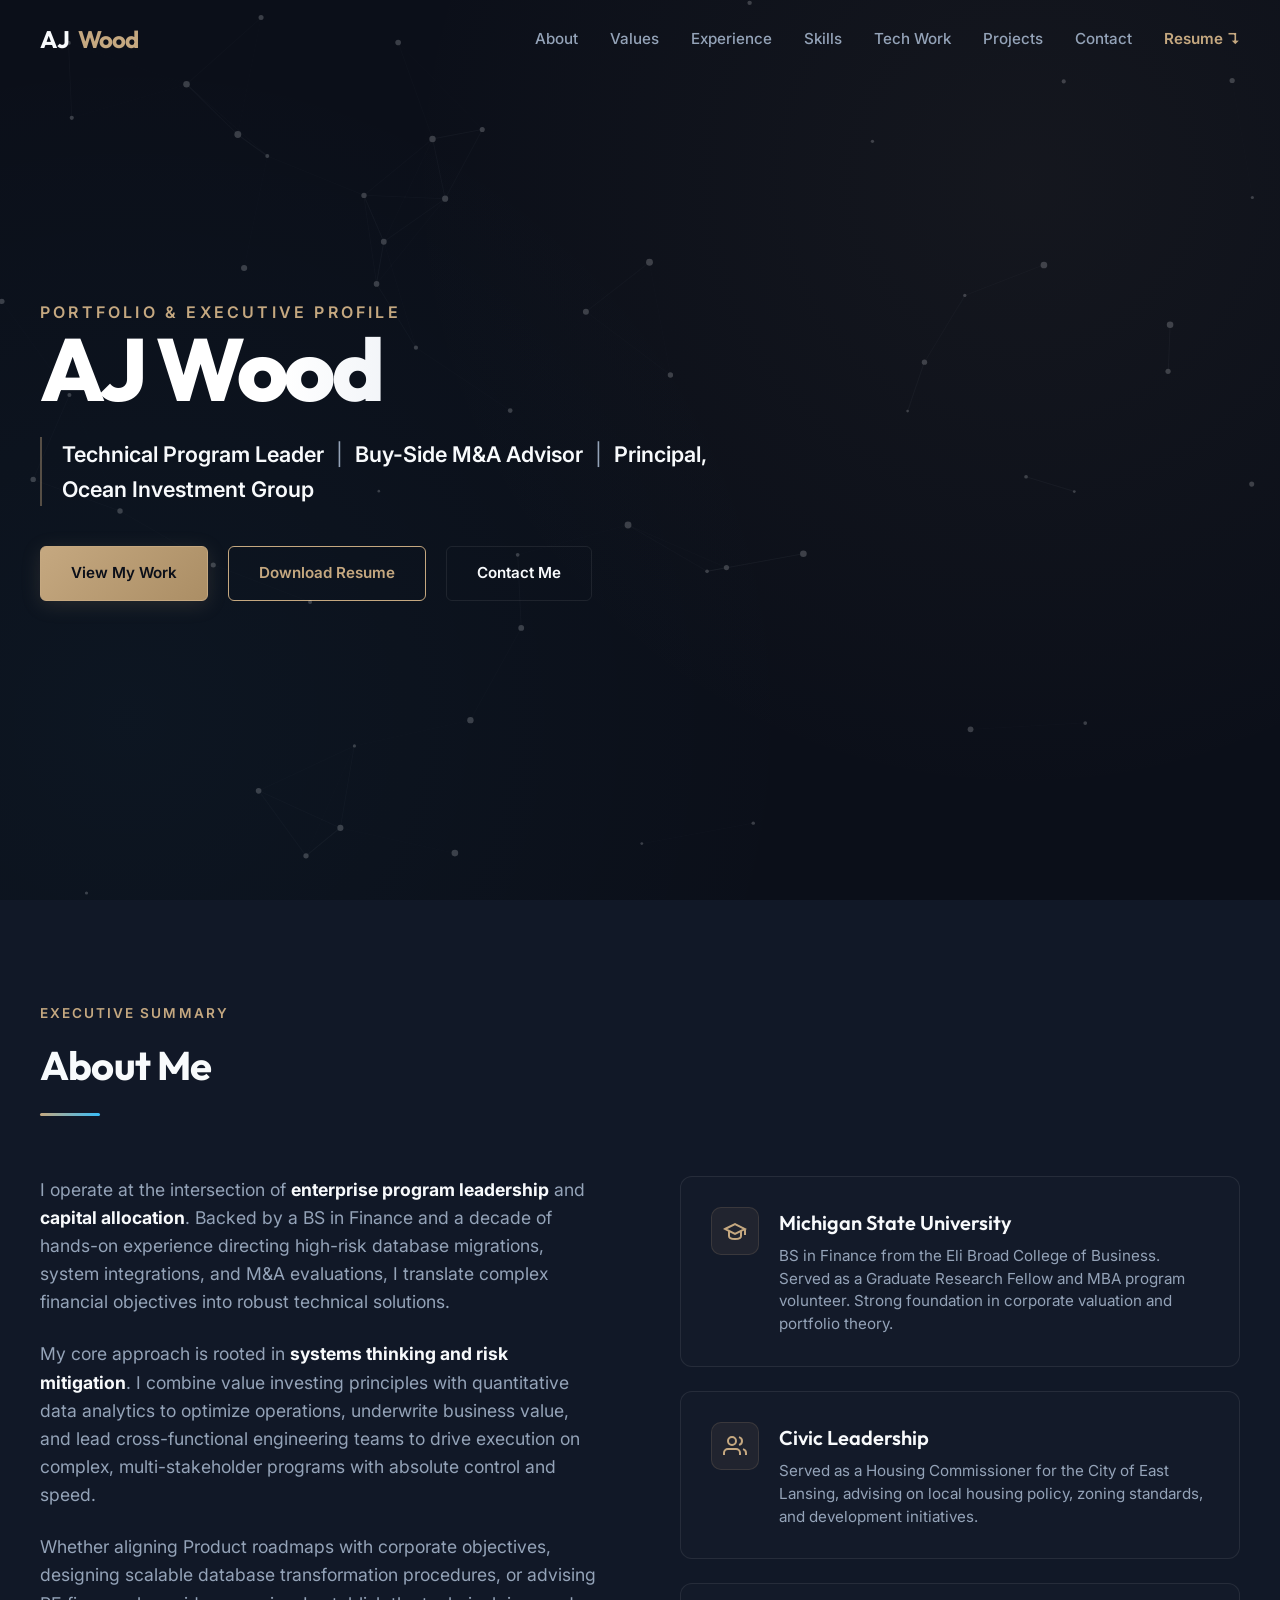
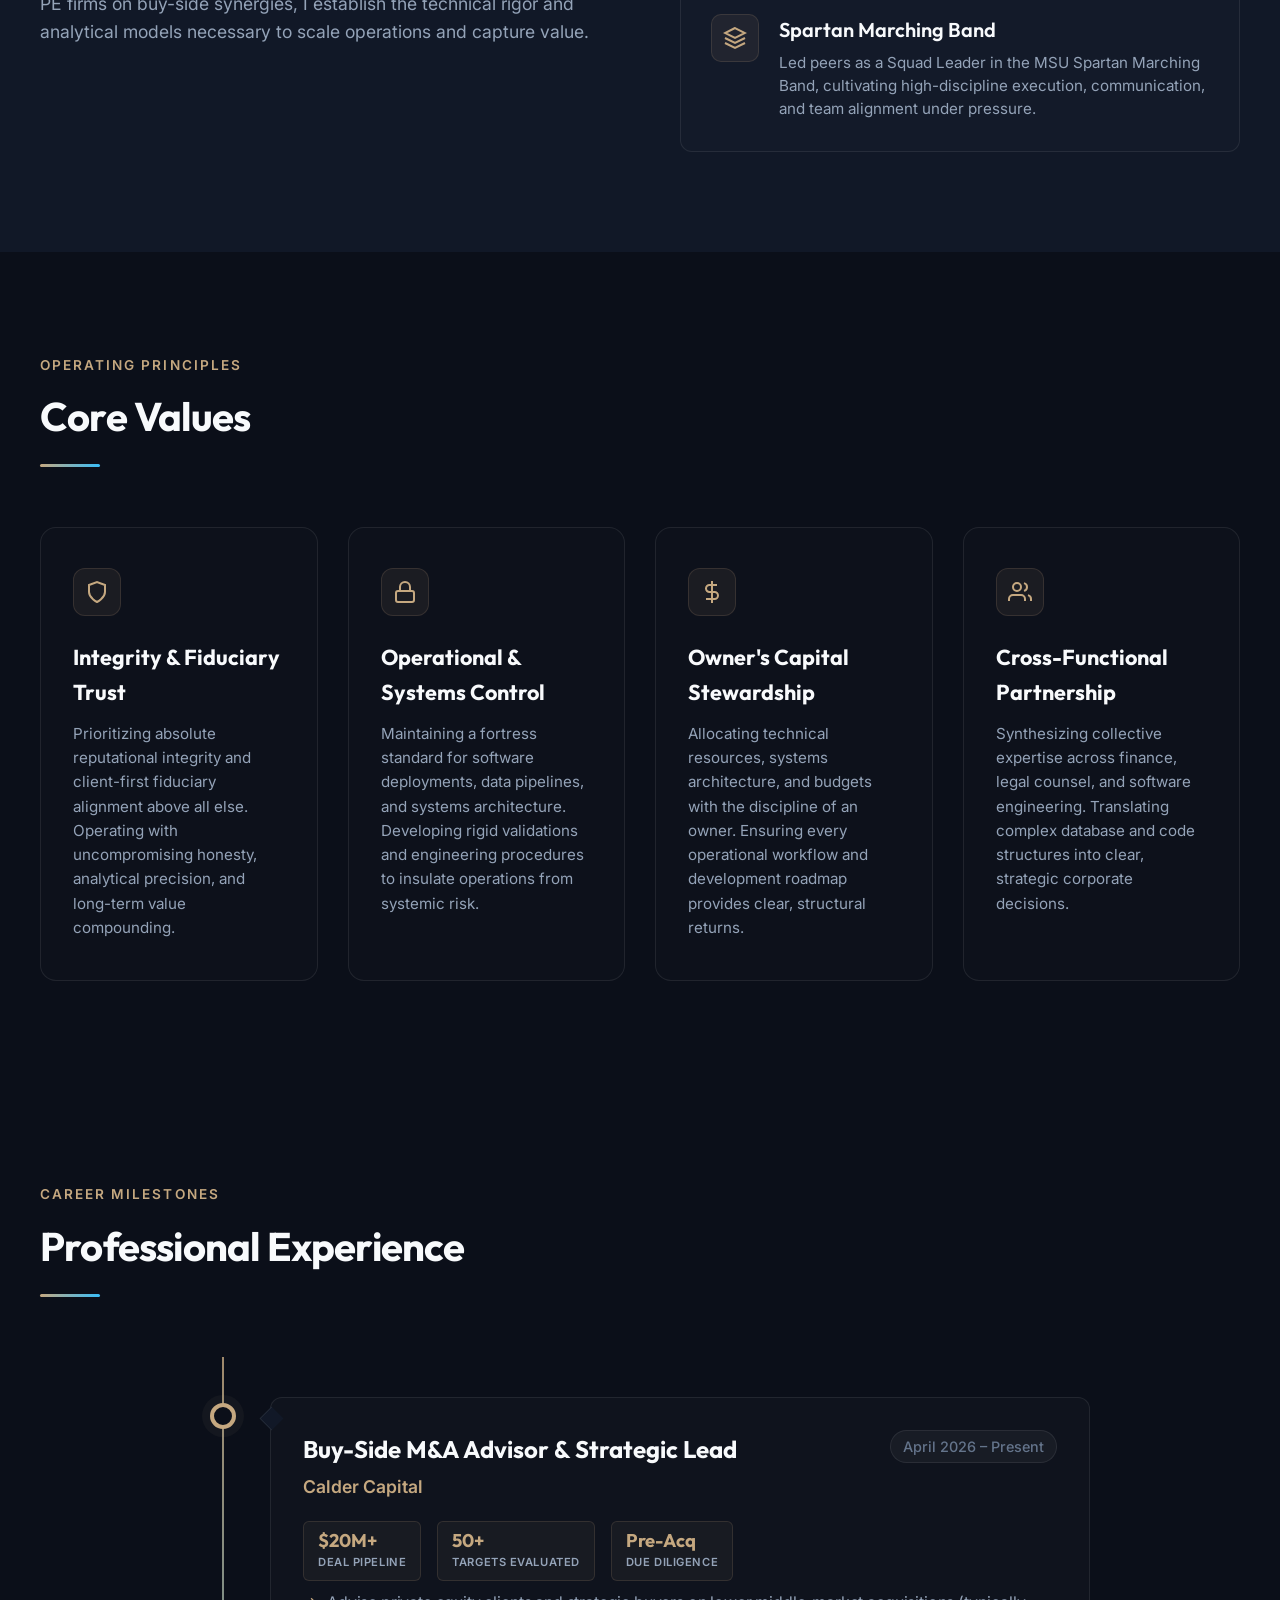
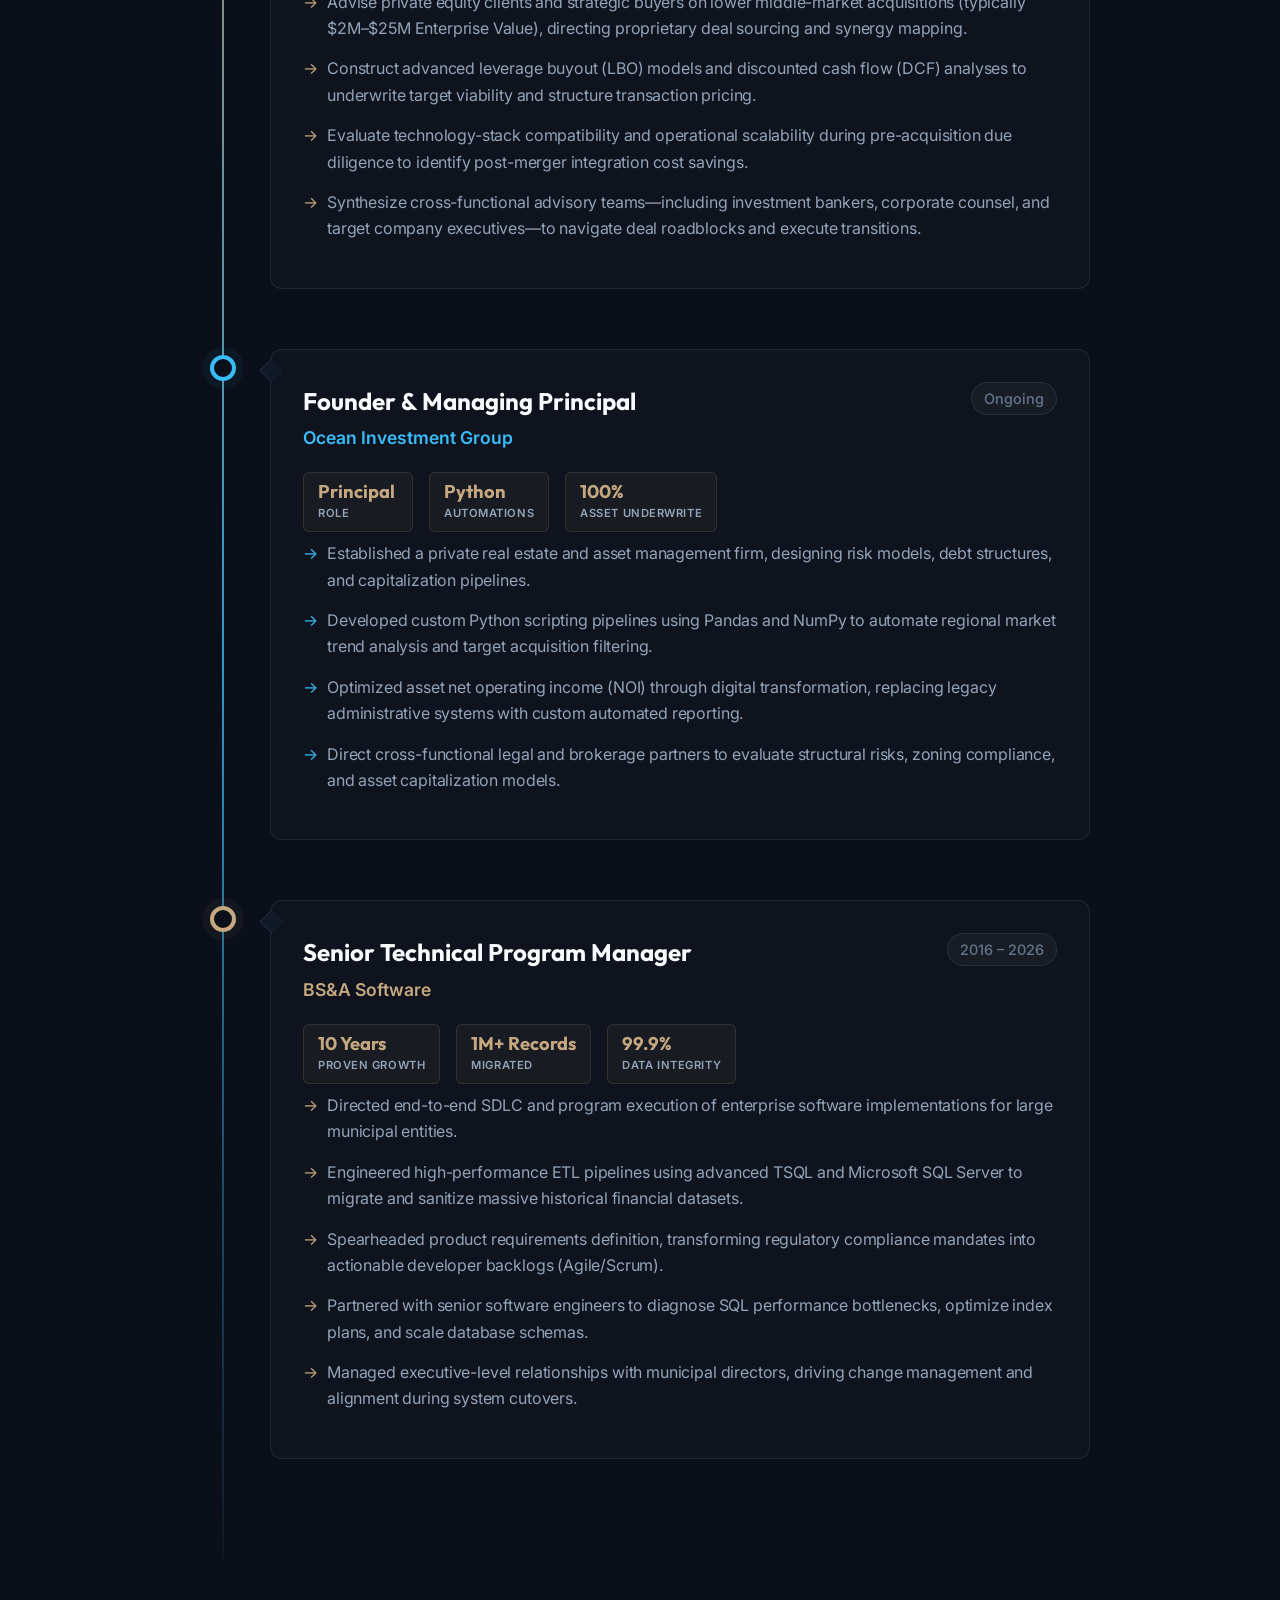
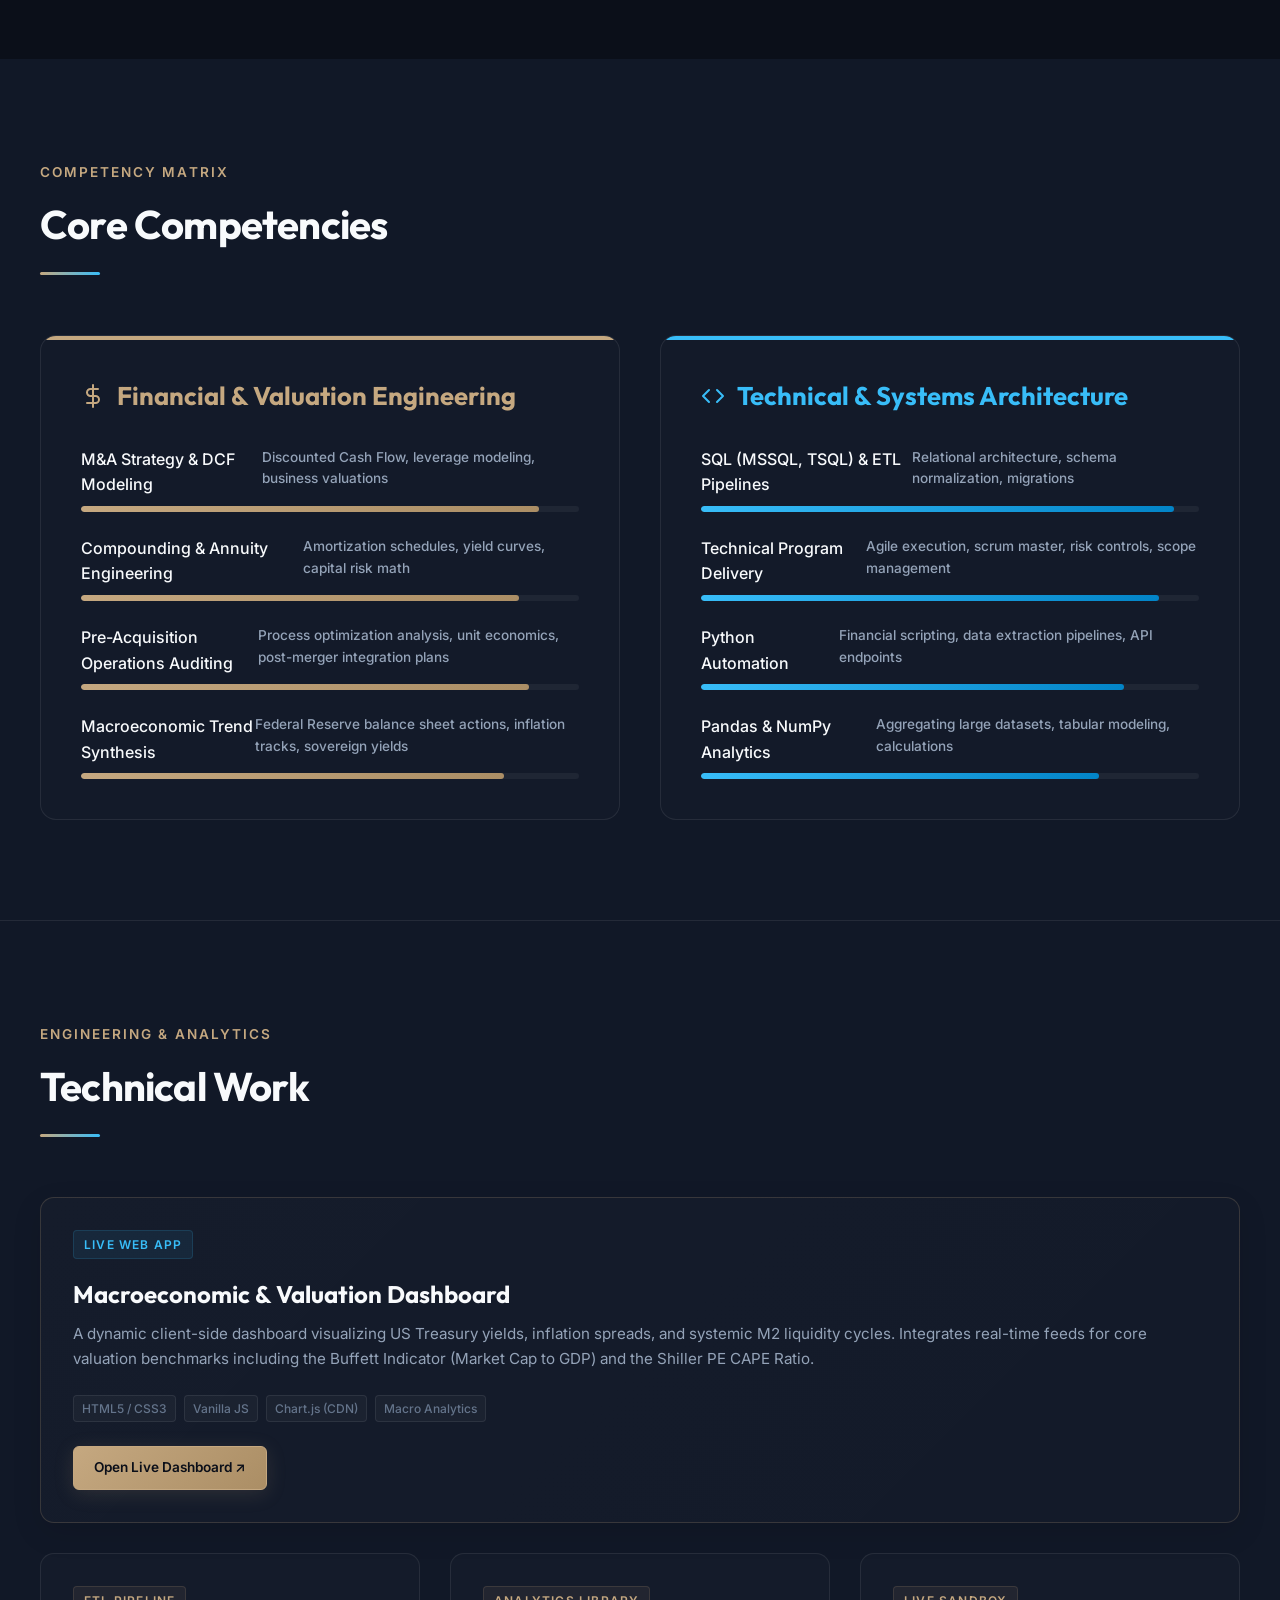
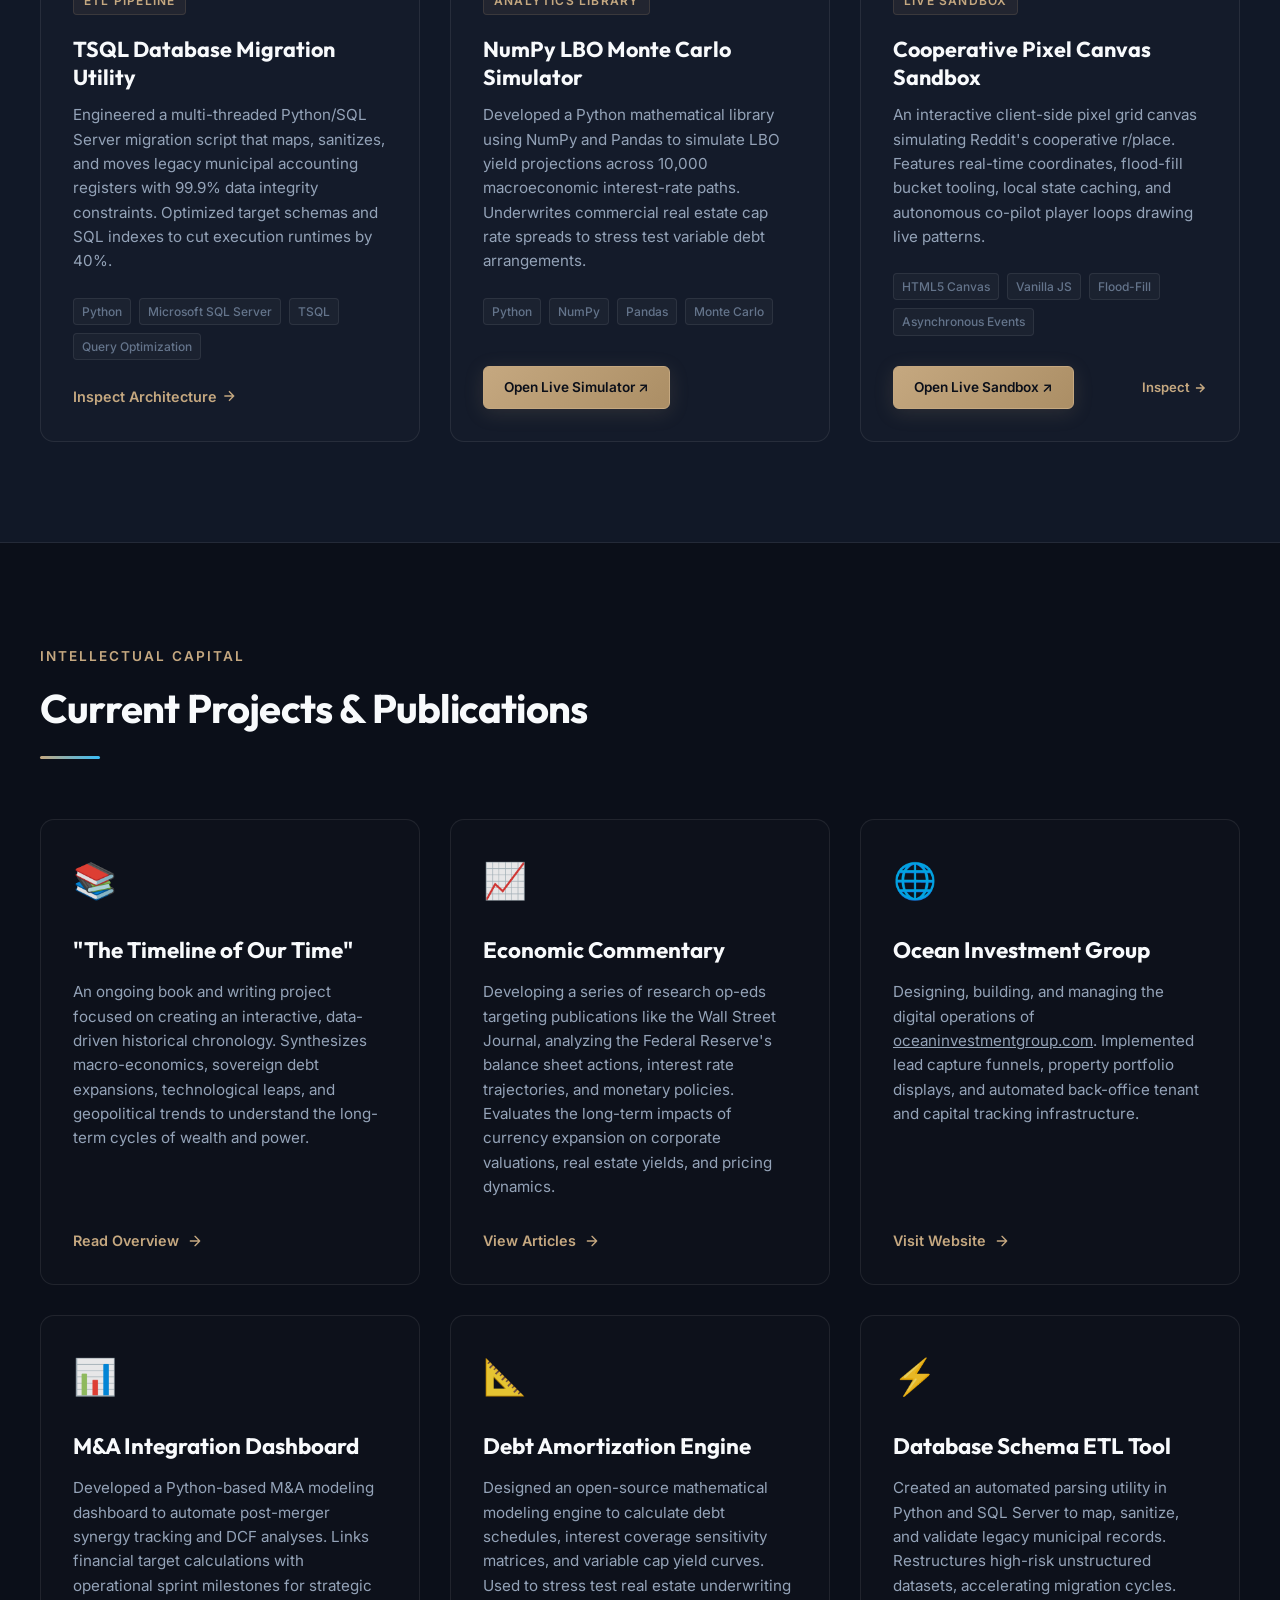
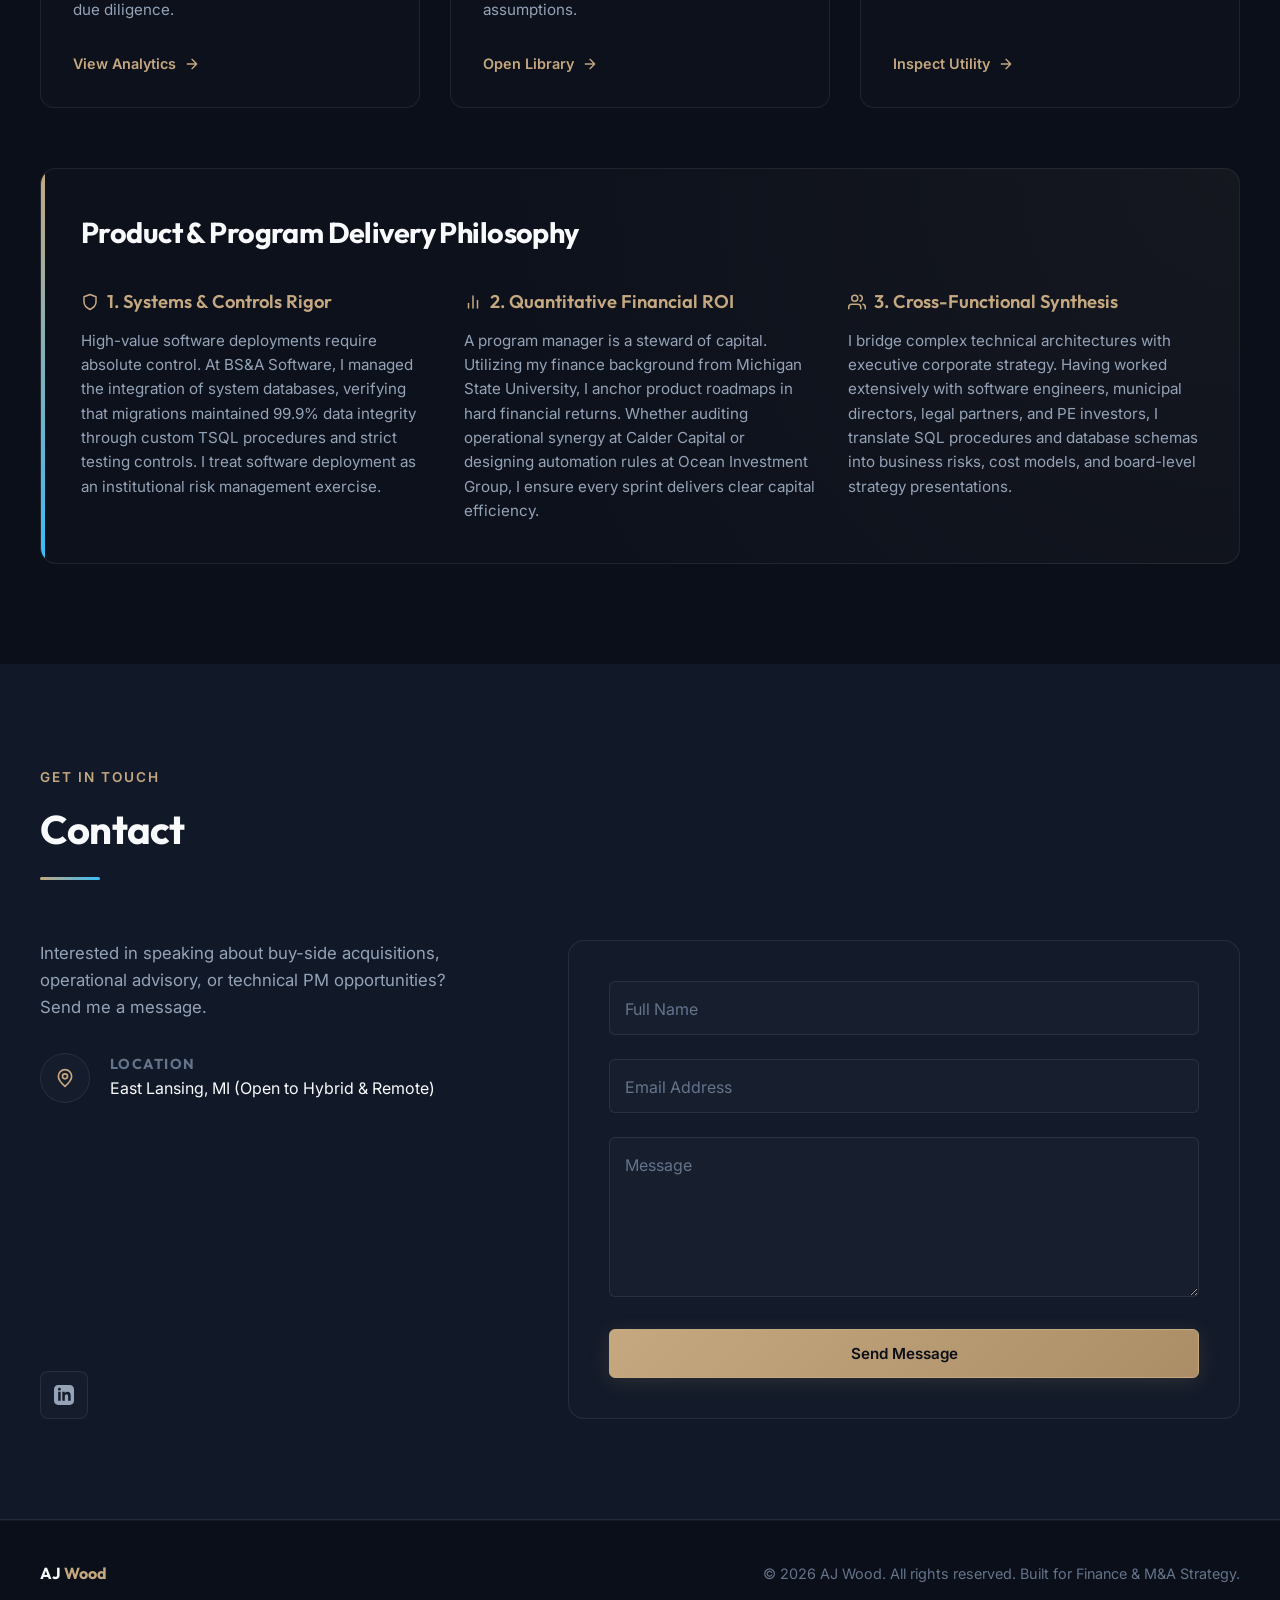
<file: index.html>
<!DOCTYPE html>
<html lang="en">
<head>
  <meta charset="UTF-8">
  <meta name="viewport" content="width=device-width, initial-scale=1.0">
  <meta name="description" content="AJ Wood - Buy-Side M&A Advisor, Principal at Ocean Investment Group, and Senior Technical Program Manager. Specializing in financial strategy, value investing, operational scaling, and technical implementation.">
  <meta name="keywords" content="AJ Wood, M&A Advisor, Calder Capital, Ocean Investment Group, BS&A Software, Senior Technical Program Manager, Finance, Python, SQL, Michigan State University, Eli Broad College of Business">
  <meta name="author" content="AJ Wood">
  <meta property="og:title" content="AJ Wood | M&A Advisor & Senior Technical Program Manager">
  <meta property="og:description" content="Portfolio of AJ Wood. Bridging the gap between financial strategy and technical implementation.">
  <meta property="og:type" content="website">
  
  <title>AJ Wood | M&A Advisor & Senior Technical Program Manager</title>
  
  <!-- Favicon -->
  <link rel="icon" href="assets/logo.png" type="image/png">
  
  <!-- CSS Stylesheet -->
  <link rel="stylesheet" href="styles.css">
</head>
<body>

  <!-- Sticky Header Navigation -->
  <header id="header">
    <a href="#hero" class="logo" id="nav-logo">AJ <span>Wood</span></a>
    
    <button class="mobile-nav-toggle" id="mobile-toggle" aria-label="Toggle navigation menu">
      <span class="hamburger"></span>
    </button>
    
    <nav id="nav-menu">
      <a href="#about" class="nav-link" id="link-about">About</a>
      <a href="#values" class="nav-link" id="link-values">Values</a>
      <a href="#experience" class="nav-link" id="link-experience">Experience</a>
      <a href="#skills" class="nav-link" id="link-skills">Skills</a>
      <a href="#tech-work" class="nav-link" id="link-tech-work">Tech Work</a>
      <a href="#projects" class="nav-link" id="link-projects">Projects</a>
      <a href="#contact" class="nav-link" id="link-contact">Contact</a>
      <a href="assets/AJ_Wood_Resume.pdf" download class="nav-link" id="link-resume" style="color: var(--color-accent); font-weight: 600;">Resume ↴</a>
    </nav>
  </header>

  <!-- Hero Section -->
  <section id="hero" class="hero">
    <div class="hero-canvas" id="particles-canvas-container">
      <canvas id="particles-canvas"></canvas>
    </div>
    
    <div class="container">
      <div class="hero-content">
        <span class="hero-pretitle">Portfolio & Executive Profile</span>
        <h1 class="hero-title">AJ Wood</h1>
        <p class="hero-subtitle">
          <span>Technical Program Leader</span> &nbsp;|&nbsp; 
          <span>Buy-Side M&A Advisor</span> &nbsp;|&nbsp; 
          <span>Principal, Ocean Investment Group</span>
        </p>
        <div class="hero-buttons">
          <a href="#experience" class="btn btn-primary" id="btn-hero-work">View My Work</a>
          <a href="assets/AJ_Wood_Resume.pdf" download class="btn btn-secondary" id="btn-hero-resume" style="border-color: var(--color-accent); color: var(--color-accent);">Download Resume</a>
          <a href="#contact" class="btn btn-secondary" id="btn-hero-contact">Contact Me</a>
        </div>
      </div>
    </div>
  </section>

  <!-- About Me Section -->
  <section id="about" class="about">
    <div class="container">
      <div class="section-header">
        <span class="section-tag">Executive Summary</span>
        <h2 class="section-title">About Me</h2>
      </div>
      
      <div class="about-grid">
        <div class="about-narrative">
          <p>
            I operate at the intersection of <strong>enterprise program leadership</strong> and <strong>capital allocation</strong>. Backed by a BS in Finance and a decade of hands-on experience directing high-risk database migrations, system integrations, and M&A evaluations, I translate complex financial objectives into robust technical solutions.
          </p>
          <p>
            My core approach is rooted in <strong>systems thinking and risk mitigation</strong>. I combine value investing principles with quantitative data analytics to optimize operations, underwrite business value, and lead cross-functional engineering teams to drive execution on complex, multi-stakeholder programs with absolute control and speed.
          </p>
          <p>
            Whether aligning Product roadmaps with corporate objectives, designing scalable database transformation procedures, or advising PE firms on buy-side synergies, I establish the technical rigor and analytical models necessary to scale operations and capture value.
          </p>
        </div>
        
        <div class="about-highlights">
          <!-- Highlight 1 -->
          <div class="highlight-card">
            <div class="highlight-icon">
              <svg xmlns="http://www.w3.org/2000/svg" viewBox="0 0 24 24" width="24" height="24" fill="none" stroke="currentColor" stroke-width="2"><path d="M22 10v6M2 10l10-5 10 5-10 5z"/><path d="M6 12v5c0 2 2.5 3 6 3s6-1 6-3v-5"/></svg>
            </div>
            <div class="highlight-info">
              <h3>Michigan State University</h3>
              <p>BS in Finance from the Eli Broad College of Business. Served as a Graduate Research Fellow and MBA program volunteer. Strong foundation in corporate valuation and portfolio theory.</p>
            </div>
          </div>
          
          <!-- Highlight 2 -->
          <div class="highlight-card">
            <div class="highlight-icon">
              <svg xmlns="http://www.w3.org/2000/svg" viewBox="0 0 24 24" width="24" height="24" fill="none" stroke="currentColor" stroke-width="2"><path d="M17 21v-2a4 4 0 0 0-4-4H5a4 4 0 0 0-4 4v2"/><circle cx="9" cy="7" r="4"/><path d="M23 21v-2a4 4 0 0 0-3-3.87"/><path d="M16 3.13a4 4 0 0 1 0 7.75"/></svg>
            </div>
            <div class="highlight-info">
              <h3>Civic Leadership</h3>
              <p>Served as a Housing Commissioner for the City of East Lansing, advising on local housing policy, zoning standards, and development initiatives.</p>
            </div>
          </div>
          
          <!-- Highlight 3 -->
          <div class="highlight-card">
            <div class="highlight-icon">
              <svg xmlns="http://www.w3.org/2000/svg" viewBox="0 0 24 24" width="24" height="24" fill="none" stroke="currentColor" stroke-width="2"><path d="M12 2L2 7l10 5 10-5-10-5zM2 17l10 5 10-5M2 12l10 5 10-5"/></svg>
            </div>
            <div class="highlight-info">
              <h3>Spartan Marching Band</h3>
              <p>Led peers as a Squad Leader in the MSU Spartan Marching Band, cultivating high-discipline execution, communication, and team alignment under pressure.</p>
            </div>
          </div>
        </div>
      </div>
    </div>
  </section>

  <!-- Core Values Section -->
  <section id="values" class="values">
    <div class="container">
      <div class="section-header">
        <span class="section-tag">Operating Principles</span>
        <h2 class="section-title">Core Values</h2>
      </div>
      
      <div class="values-grid-container">
        <!-- Value 1: Integrity & Fiduciary Trust -->
        <div class="value-card-large">
          <div class="value-icon">
            <svg xmlns="http://www.w3.org/2000/svg" viewBox="0 0 24 24" width="24" height="24" fill="none" stroke="currentColor" stroke-width="2"><path d="M12 22s8-4 8-10V5l-8-3-8 3v7c0 6 8 10 8 10z"/></svg>
          </div>
          <h3>Integrity & Fiduciary Trust</h3>
          <p>Prioritizing absolute reputational integrity and client-first fiduciary alignment above all else. Operating with uncompromising honesty, analytical precision, and long-term value compounding.</p>
        </div>
        
        <!-- Value 2: Operational & Systems Control -->
        <div class="value-card-large">
          <div class="value-icon">
            <svg xmlns="http://www.w3.org/2000/svg" viewBox="0 0 24 24" width="24" height="24" fill="none" stroke="currentColor" stroke-width="2"><rect x="3" y="11" width="18" height="11" rx="2" ry="2"/><path d="M7 11V7a5 5 0 0 1 10 0v4"/></svg>
          </div>
          <h3>Operational & Systems Control</h3>
          <p>Maintaining a fortress standard for software deployments, data pipelines, and systems architecture. Developing rigid validations and engineering procedures to insulate operations from systemic risk.</p>
        </div>
        
        <!-- Value 3: Owner's Capital Stewardship -->
        <div class="value-card-large">
          <div class="value-icon">
            <svg xmlns="http://www.w3.org/2000/svg" viewBox="0 0 24 24" width="24" height="24" fill="none" stroke="currentColor" stroke-width="2"><line x1="12" y1="1" x2="12" y2="23"></line><path d="M17 5H9.5a3.5 3.5 0 0 0 0 7h5a3.5 3.5 0 0 1 0 7H6"/></svg>
          </div>
          <h3>Owner's Capital Stewardship</h3>
          <p>Allocating technical resources, systems architecture, and budgets with the discipline of an owner. Ensuring every operational workflow and development roadmap provides clear, structural returns.</p>
        </div>
        
        <!-- Value 4: Cross-Functional Partnership -->
        <div class="value-card-large">
          <div class="value-icon">
            <svg xmlns="http://www.w3.org/2000/svg" viewBox="0 0 24 24" width="24" height="24" fill="none" stroke="currentColor" stroke-width="2"><path d="M17 21v-2a4 4 0 0 0-4-4H5a4 4 0 0 0-4 4v2"/><circle cx="9" cy="7" r="4"/><path d="M23 21v-2a4 4 0 0 0-3-3.87"/><path d="M16 3.13a4 4 0 0 1 0 7.75"/></svg>
          </div>
          <h3>Cross-Functional Partnership</h3>
          <p>Synthesizing collective expertise across finance, legal counsel, and software engineering. Translating complex database and code structures into clear, strategic corporate decisions.</p>
        </div>
      </div>
    </div>
  </section>

  <!-- Experience Section -->
  <section id="experience" class="experience">
    <div class="container">
      <div class="section-header">
        <span class="section-tag">Career Milestones</span>
        <h2 class="section-title">Professional Experience</h2>
      </div>
      
      <div class="timeline">
        <!-- Experience 1 -->
        <div class="timeline-item">
          <div class="timeline-marker"></div>
          <div class="timeline-content">
            <div class="timeline-header">
              <div>
                <h3 class="timeline-title">Buy-Side M&A Advisor & Strategic Lead</h3>
                <div class="timeline-company">Calder Capital</div>
              </div>
              <span class="timeline-date">April 2026 – Present</span>
            </div>
            <div class="timeline-body">
              <div class="kpi-container">
                <div class="kpi-badge">
                  <span class="kpi-val">$20M+</span>
                  <span class="kpi-lbl">Deal Pipeline</span>
                </div>
                <div class="kpi-badge">
                  <span class="kpi-val">50+</span>
                  <span class="kpi-lbl">Targets Evaluated</span>
                </div>
                <div class="kpi-badge">
                  <span class="kpi-val">Pre-Acq</span>
                  <span class="kpi-lbl">Due Diligence</span>
                </div>
              </div>
              <ul>
                <li>Advise private equity clients and strategic buyers on lower middle-market acquisitions (typically $2M–$25M Enterprise Value), directing proprietary deal sourcing and synergy mapping.</li>
                <li>Construct advanced leverage buyout (LBO) models and discounted cash flow (DCF) analyses to underwrite target viability and structure transaction pricing.</li>
                <li>Evaluate technology-stack compatibility and operational scalability during pre-acquisition due diligence to identify post-merger integration cost savings.</li>
                <li>Synthesize cross-functional advisory teams—including investment bankers, corporate counsel, and target company executives—to navigate deal roadblocks and execute transitions.</li>
              </ul>
            </div>
          </div>
        </div>
        
        <!-- Experience 2 -->
        <div class="timeline-item">
          <div class="timeline-marker"></div>
          <div class="timeline-content">
            <div class="timeline-header">
              <div>
                <h3 class="timeline-title">Founder & Managing Principal</h3>
                <div class="timeline-company">Ocean Investment Group</div>
              </div>
              <span class="timeline-date">Ongoing</span>
            </div>
            <div class="timeline-body">
              <div class="kpi-container">
                <div class="kpi-badge">
                  <span class="kpi-val">Principal</span>
                  <span class="kpi-lbl">Role</span>
                </div>
                <div class="kpi-badge">
                  <span class="kpi-val">Python</span>
                  <span class="kpi-lbl">Automations</span>
                </div>
                <div class="kpi-badge">
                  <span class="kpi-val">100%</span>
                  <span class="kpi-lbl">Asset Underwrite</span>
                </div>
              </div>
              <ul>
                <li>Established a private real estate and asset management firm, designing risk models, debt structures, and capitalization pipelines.</li>
                <li>Developed custom Python scripting pipelines using Pandas and NumPy to automate regional market trend analysis and target acquisition filtering.</li>
                <li>Optimized asset net operating income (NOI) through digital transformation, replacing legacy administrative systems with custom automated reporting.</li>
                <li>Direct cross-functional legal and brokerage partners to evaluate structural risks, zoning compliance, and asset capitalization models.</li>
              </ul>
            </div>
          </div>
        </div>
        
        <!-- Experience 3 -->
        <div class="timeline-item">
          <div class="timeline-marker"></div>
          <div class="timeline-content">
            <div class="timeline-header">
              <div>
                <h3 class="timeline-title">Senior Technical Program Manager</h3>
                <div class="timeline-company">BS&A Software</div>
              </div>
              <span class="timeline-date">2016 – 2026</span>
            </div>
            <div class="timeline-body">
              <div class="kpi-container">
                <div class="kpi-badge">
                  <span class="kpi-val">10 Years</span>
                  <span class="kpi-lbl">Proven Growth</span>
                </div>
                <div class="kpi-badge">
                  <span class="kpi-val">1M+ Records</span>
                  <span class="kpi-lbl">Migrated</span>
                </div>
                <div class="kpi-badge">
                  <span class="kpi-val">99.9%</span>
                  <span class="kpi-lbl">Data Integrity</span>
                </div>
              </div>
              <ul>
                <li>Directed end-to-end SDLC and program execution of enterprise software implementations for large municipal entities.</li>
                <li>Engineered high-performance ETL pipelines using advanced TSQL and Microsoft SQL Server to migrate and sanitize massive historical financial datasets.</li>
                <li>Spearheaded product requirements definition, transforming regulatory compliance mandates into actionable developer backlogs (Agile/Scrum).</li>
                <li>Partnered with senior software engineers to diagnose SQL performance bottlenecks, optimize index plans, and scale database schemas.</li>
                <li>Managed executive-level relationships with municipal directors, driving change management and alignment during system cutovers.</li>
              </ul>
            </div>
          </div>
        </div>
      </div>
    </div>
  </section>

  <!-- Skills Section -->
  <section id="skills" class="skills">
    <div class="container">
      <div class="section-header">
        <span class="section-tag">Competency Matrix</span>
        <h2 class="section-title">Core Competencies</h2>
      </div>
      
      <div class="skills-grid">
        <!-- Category 1: Financial & Valuation Engineering -->
        <div class="skills-category finance">
          <h3 class="skills-category-title">
            <svg xmlns="http://www.w3.org/2000/svg" width="24" height="24" viewBox="0 0 24 24" fill="none" stroke="currentColor" stroke-width="2" stroke-linecap="round" stroke-linejoin="round"><line x1="12" y1="1" x2="12" y2="23"></line><path d="M17 5H9.5a3.5 3.5 0 0 0 0 7h5a3.5 3.5 0 0 1 0 7H6"></path></svg>
            Financial & Valuation Engineering
          </h3>
          <div class="skills-list">
            <!-- Skill 1 -->
            <div class="skill-item">
              <div class="skill-info">
                <span class="skill-name">M&A Strategy & DCF Modeling</span>
                <span class="skill-desc">Discounted Cash Flow, leverage modeling, business valuations</span>
              </div>
              <div class="skill-progress-bg">
                <div class="skill-progress-bar" data-progress="92%"></div>
              </div>
            </div>
            <!-- Skill 2 -->
            <div class="skill-item">
              <div class="skill-info">
                <span class="skill-name">Compounding & Annuity Engineering</span>
                <span class="skill-desc">Amortization schedules, yield curves, capital risk math</span>
              </div>
              <div class="skill-progress-bg">
                <div class="skill-progress-bar" data-progress="88%"></div>
              </div>
            </div>
            <!-- Skill 3 -->
            <div class="skill-item">
              <div class="skill-info">
                <span class="skill-name">Pre-Acquisition Operations Auditing</span>
                <span class="skill-desc">Process optimization analysis, unit economics, post-merger integration plans</span>
              </div>
              <div class="skill-progress-bg">
                <div class="skill-progress-bar" data-progress="90%"></div>
              </div>
            </div>
            <!-- Skill 4 -->
            <div class="skill-item">
              <div class="skill-info">
                <span class="skill-name">Macroeconomic Trend Synthesis</span>
                <span class="skill-desc">Federal Reserve balance sheet actions, inflation tracks, sovereign yields</span>
              </div>
              <div class="skill-progress-bg">
                <div class="skill-progress-bar" data-progress="85%"></div>
              </div>
            </div>
          </div>
        </div>
        
        <!-- Category 2: Technical & Systems Architecture -->
        <div class="skills-category tech">
          <h3 class="skills-category-title">
            <svg xmlns="http://www.w3.org/2000/svg" width="24" height="24" viewBox="0 0 24 24" fill="none" stroke="currentColor" stroke-width="2" stroke-linecap="round" stroke-linejoin="round"><polyline points="16 18 22 12 16 6"></polyline><polyline points="8 6 2 12 8 18"></polyline></svg>
            Technical & Systems Architecture
          </h3>
          <div class="skills-list">
            <!-- Skill 1 -->
            <div class="skill-item">
              <div class="skill-info">
                <span class="skill-name">SQL (MSSQL, TSQL) & ETL Pipelines</span>
                <span class="skill-desc">Relational architecture, schema normalization, migrations</span>
              </div>
              <div class="skill-progress-bg">
                <div class="skill-progress-bar" data-progress="95%"></div>
              </div>
            </div>
            <!-- Skill 2 -->
            <div class="skill-item">
              <div class="skill-info">
                <span class="skill-name">Technical Program Delivery</span>
                <span class="skill-desc">Agile execution, scrum master, risk controls, scope management</span>
              </div>
              <div class="skill-progress-bg">
                <div class="skill-progress-bar" data-progress="92%"></div>
              </div>
            </div>
            <!-- Skill 3 -->
            <div class="skill-item">
              <div class="skill-info">
                <span class="skill-name">Python Automation</span>
                <span class="skill-desc">Financial scripting, data extraction pipelines, API endpoints</span>
              </div>
              <div class="skill-progress-bg">
                <div class="skill-progress-bar" data-progress="85%"></div>
              </div>
            </div>
            <!-- Skill 4 -->
            <div class="skill-item">
              <div class="skill-info">
                <span class="skill-name">Pandas & NumPy Analytics</span>
                <span class="skill-desc">Aggregating large datasets, tabular modeling, calculations</span>
              </div>
              <div class="skill-progress-bg">
                <div class="skill-progress-bar" data-progress="80%"></div>
              </div>
            </div>
          </div>
        </div>
      </div>
    </div>
  </section>

  <!-- Technical Work Section -->
  <section id="tech-work" class="tech-work">
    <div class="container">
      <div class="section-header">
        <span class="section-tag">Engineering & Analytics</span>
        <h2 class="section-title">Technical Work</h2>
      </div>
      
      <div class="tech-grid">
        <!-- Tech Project 1: Live Economic Dashboard -->
        <div class="tech-card featured">
          <div class="tech-card-content">
            <span class="tech-badge">Live Web App</span>
            <h3 class="tech-card-title">Macroeconomic & Valuation Dashboard</h3>
            <p class="tech-card-desc">
              A dynamic client-side dashboard visualizing US Treasury yields, inflation spreads, and systemic M2 liquidity cycles. Integrates real-time feeds for core valuation benchmarks including the Buffett Indicator (Market Cap to GDP) and the Shiller PE CAPE Ratio.
            </p>
            <div class="tech-tags">
              <span>HTML5 / CSS3</span>
              <span>Vanilla JS</span>
              <span>Chart.js (CDN)</span>
              <span>Macro Analytics</span>
            </div>
          </div>
          <div class="tech-card-action">
            <a href="dashboard.html" class="btn btn-primary btn-sm" id="btn-view-dashboard" style="font-size: 0.85rem; padding: 10px 20px;">Open Live Dashboard ↗</a>
          </div>
        </div>
        
        <!-- Tech Project 2: TSQL Database Migration -->
        <div class="tech-card">
          <div class="tech-card-content">
            <span class="tech-badge">ETL Pipeline</span>
            <h3 class="tech-card-title">TSQL Database Migration Utility</h3>
            <p class="tech-card-desc">
              Engineered a multi-threaded Python/SQL Server migration script that maps, sanitizes, and moves legacy municipal accounting registers with 99.9% data integrity constraints. Optimized target schemas and SQL indexes to cut execution runtimes by 40%.
            </p>
            <div class="tech-tags">
              <span>Python</span>
              <span>Microsoft SQL Server</span>
              <span>TSQL</span>
              <span>Query Optimization</span>
            </div>
          </div>
          <div class="tech-card-action">
            <a href="#" class="tech-link-inline" id="link-tech-etl">
              Inspect Architecture 
              <svg xmlns="http://www.w3.org/2000/svg" viewBox="0 0 24 24" width="16" height="16" fill="none" stroke="currentColor" stroke-width="2" style="vertical-align: middle; margin-left: 4px;"><path d="M5 12h14M12 5l7 7-7 7"/></svg>
            </a>
          </div>
        </div>
        
        <!-- Tech Project 3: LBO Yield Monte Carlo Engine -->
        <div class="tech-card">
          <div class="tech-card-content">
            <span class="tech-badge">Analytics Library</span>
            <h3 class="tech-card-title">NumPy LBO Monte Carlo Simulator</h3>
            <p class="tech-card-desc">
              Developed a Python mathematical library using NumPy and Pandas to simulate LBO yield projections across 10,000 macroeconomic interest-rate paths. Underwrites commercial real estate cap rate spreads to stress test variable debt arrangements.
            </p>
            <div class="tech-tags">
              <span>Python</span>
              <span>NumPy</span>
              <span>Pandas</span>
              <span>Monte Carlo</span>
            </div>
          </div>
          <div class="tech-card-action">
            <a href="simulator.html" class="btn btn-primary btn-sm" id="btn-view-simulator" style="font-size: 0.85rem; padding: 10px 20px;">Open Live Simulator ↗</a>
          </div>
        </div>
        
        <!-- Tech Project 4: Cooperative Pixel Canvas Sandbox -->
        <div class="tech-card">
          <div class="tech-card-content">
            <span class="tech-badge">Live Sandbox</span>
            <h3 class="tech-card-title">Cooperative Pixel Canvas Sandbox</h3>
            <p class="tech-card-desc">
              An interactive client-side pixel grid canvas simulating Reddit's cooperative r/place. Features real-time coordinates, flood-fill bucket tooling, local state caching, and autonomous co-pilot player loops drawing live patterns.
            </p>
            <div class="tech-tags">
              <span>HTML5 Canvas</span>
              <span>Vanilla JS</span>
              <span>Flood-Fill</span>
              <span>Asynchronous Events</span>
            </div>
          </div>
          <div class="tech-card-action" style="display: flex; align-items: center; justify-content: space-between; gap: 10px; width: 100%;">
            <a href="canvas-sandbox.html" class="btn btn-primary btn-sm" id="btn-view-sandbox" style="font-size: 0.85rem; padding: 10px 20px;">Open Live Sandbox ↗</a>
            <a href="#" class="tech-link-inline" id="link-tech-place" style="font-size: 0.82rem;">
              Inspect 
              <svg xmlns="http://www.w3.org/2000/svg" viewBox="0 0 24 24" width="14" height="14" fill="none" stroke="currentColor" stroke-width="2.5" style="vertical-align: middle; margin-left: 3px;"><path d="M5 12h14M12 5l7 7-7 7"/></svg>
            </a>
          </div>
        </div>
      </div>
    </div>
  </section>

  <!-- Projects & Publications Section -->
  <section id="projects" class="projects">
    <div class="container">
      <div class="section-header">
        <span class="section-tag">Intellectual Capital</span>
        <h2 class="section-title">Current Projects & Publications</h2>
      </div>
      
      <div class="projects-grid">
        <!-- Project 1 -->
        <div class="project-card">
          <div class="project-top">
            <span class="project-icon">📚</span>
            <h3 class="project-title">"The Timeline of Our Time"</h3>
            <p class="project-desc">
              An ongoing book and writing project focused on creating an interactive, data-driven historical chronology. Synthesizes macro-economics, sovereign debt expansions, technological leaps, and geopolitical trends to understand the long-term cycles of wealth and power.
            </p>
          </div>
          <a href="#" class="project-link" id="link-project-timeline">
            Read Overview 
            <svg xmlns="http://www.w3.org/2000/svg" viewBox="0 0 24 24"><path d="M5 12h14M12 5l7 7-7 7" stroke="currentColor" stroke-width="2" stroke-linecap="round" stroke-linejoin="round" fill="none"/></svg>
          </a>
        </div>
        
        <!-- Project 2 -->
        <div class="project-card">
          <div class="project-top">
            <span class="project-icon">📈</span>
            <h3 class="project-title">Economic Commentary</h3>
            <p class="project-desc">
              Developing a series of research op-eds targeting publications like the Wall Street Journal, analyzing the Federal Reserve's balance sheet actions, interest rate trajectories, and monetary policies. Evaluates the long-term impacts of currency expansion on corporate valuations, real estate yields, and pricing dynamics.
            </p>
          </div>
          <a href="#" class="project-link" id="link-project-economics">
            View Articles 
            <svg xmlns="http://www.w3.org/2000/svg" viewBox="0 0 24 24"><path d="M5 12h14M12 5l7 7-7 7" stroke="currentColor" stroke-width="2" stroke-linecap="round" stroke-linejoin="round" fill="none"/></svg>
          </a>
        </div>
        
        <!-- Project 3 -->
        <div class="project-card">
          <div class="project-top">
            <span class="project-icon">🌐</span>
            <h3 class="project-title">Ocean Investment Group</h3>
            <p class="project-desc">
              Designing, building, and managing the digital operations of <a href="https://oceaninvestmentgroup.com" target="_blank" style="color: inherit; text-decoration: underline;">oceaninvestmentgroup.com</a>. Implemented lead capture funnels, property portfolio displays, and automated back-office tenant and capital tracking infrastructure.
            </p>
          </div>
          <a href="https://oceaninvestmentgroup.com" target="_blank" class="project-link" id="link-project-ocean">
            Visit Website 
            <svg xmlns="http://www.w3.org/2000/svg" viewBox="0 0 24 24"><path d="M5 12h14M12 5l7 7-7 7" stroke="currentColor" stroke-width="2" stroke-linecap="round" stroke-linejoin="round" fill="none"/></svg>
          </a>
        </div>

        <!-- Project 4 -->
        <div class="project-card">
          <div class="project-top">
            <span class="project-icon">📊</span>
            <h3 class="project-title">M&A Integration Dashboard</h3>
            <p class="project-desc">
              Developed a Python-based M&A modeling dashboard to automate post-merger synergy tracking and DCF analyses. Links financial target calculations with operational sprint milestones for strategic due diligence.
            </p>
          </div>
          <a href="#" class="project-link" id="link-project-dashboard">
            View Analytics
            <svg xmlns="http://www.w3.org/2000/svg" viewBox="0 0 24 24"><path d="M5 12h14M12 5l7 7-7 7" stroke="currentColor" stroke-width="2" stroke-linecap="round" stroke-linejoin="round" fill="none"/></svg>
          </a>
        </div>
        
        <!-- Project 5 -->
        <div class="project-card">
          <div class="project-top">
            <span class="project-icon">📐</span>
            <h3 class="project-title">Debt Amortization Engine</h3>
            <p class="project-desc">
              Designed an open-source mathematical modeling engine to calculate debt schedules, interest coverage sensitivity matrices, and variable cap yield curves. Used to stress test real estate underwriting assumptions.
            </p>
          </div>
          <a href="#" class="project-link" id="link-project-amortization">
            Open Library
            <svg xmlns="http://www.w3.org/2000/svg" viewBox="0 0 24 24"><path d="M5 12h14M12 5l7 7-7 7" stroke="currentColor" stroke-width="2" stroke-linecap="round" stroke-linejoin="round" fill="none"/></svg>
          </a>
        </div>
        
        <!-- Project 6 -->
        <div class="project-card">
          <div class="project-top">
            <span class="project-icon">⚡</span>
            <h3 class="project-title">Database Schema ETL Tool</h3>
            <p class="project-desc">
              Created an automated parsing utility in Python and SQL Server to map, sanitize, and validate legacy municipal records. Restructures high-risk unstructured datasets, accelerating migration cycles.
            </p>
          </div>
          <a href="#" class="project-link" id="link-project-etl">
            Inspect Utility
            <svg xmlns="http://www.w3.org/2000/svg" viewBox="0 0 24 24"><path d="M5 12h14M12 5l7 7-7 7" stroke="currentColor" stroke-width="2" stroke-linecap="round" stroke-linejoin="round" fill="none"/></svg>
          </a>
        </div>
      </div>
      
      <!-- Product & Program Delivery Philosophy Card -->
      <div class="philosophy-card">
        <h3 class="philosophy-title">Product & Program Delivery Philosophy</h3>
        <div class="philosophy-grid">
          <!-- Item 1 -->
          <div class="philosophy-item">
            <h4>
              <svg xmlns="http://www.w3.org/2000/svg" width="18" height="18" viewBox="0 0 24 24" fill="none" stroke="currentColor" stroke-width="2" stroke-linecap="round" stroke-linejoin="round"><path d="M12 22s8-4 8-10V5l-8-3-8 3v7c0 6 8 10 8 10z"/></svg>
              1. Systems & Controls Rigor
            </h4>
            <p>
              High-value software deployments require absolute control. At BS&A Software, I managed the integration of system databases, verifying that migrations maintained 99.9% data integrity through custom TSQL procedures and strict testing controls. I treat software deployment as an institutional risk management exercise.
            </p>
          </div>
          <!-- Item 2 -->
          <div class="philosophy-item">
            <h4>
              <svg xmlns="http://www.w3.org/2000/svg" width="18" height="18" viewBox="0 0 24 24" fill="none" stroke="currentColor" stroke-width="2" stroke-linecap="round" stroke-linejoin="round"><line x1="18" y1="20" x2="18" y2="10"></line><line x1="12" y1="20" x2="12" y2="4"></line><line x1="6" y1="20" x2="6" y2="14"></line></svg>
              2. Quantitative Financial ROI
            </h4>
            <p>
              A program manager is a steward of capital. Utilizing my finance background from Michigan State University, I anchor product roadmaps in hard financial returns. Whether auditing operational synergy at Calder Capital or designing automation rules at Ocean Investment Group, I ensure every sprint delivers clear capital efficiency.
            </p>
          </div>
          <!-- Item 3 -->
          <div class="philosophy-item">
            <h4>
              <svg xmlns="http://www.w3.org/2000/svg" width="18" height="18" viewBox="0 0 24 24" fill="none" stroke="currentColor" stroke-width="2" stroke-linecap="round" stroke-linejoin="round"><path d="M17 21v-2a4 4 0 0 0-4-4H5a4 4 0 0 0-4 4v2"/><circle cx="9" cy="7" r="4"/><path d="M23 21v-2a4 4 0 0 0-3-3.87"/><path d="M16 3.13a4 4 0 0 1 0 7.75"/></svg>
              3. Cross-Functional Synthesis
            </h4>
            <p>
              I bridge complex technical architectures with executive corporate strategy. Having worked extensively with software engineers, municipal directors, legal partners, and PE investors, I translate SQL procedures and database schemas into business risks, cost models, and board-level strategy presentations.
            </p>
          </div>
        </div>
      </div>
    </div>
  </section>

  <!-- Contact Section -->
  <section id="contact" class="contact">
    <div class="container">
      <div class="section-header">
        <span class="section-tag">Get in Touch</span>
        <h2 class="section-title">Contact</h2>
      </div>
      
      <div class="contact-grid">
        <div class="contact-info">
          <div class="contact-details">
            <p class="contact-text">
              Interested in speaking about buy-side acquisitions, operational advisory, or technical PM opportunities? Send me a message.
            </p>
            

            
            <!-- Location -->
            <div class="contact-item">
              <div class="contact-item-icon">
                <svg xmlns="http://www.w3.org/2000/svg" viewBox="0 0 24 24" width="20" height="20" fill="none" stroke="currentColor" stroke-width="2"><path d="M12 2a8 8 0 0 0-8 8c0 5.25 8 12 8 12s8-6.75 8-12a8 8 0 0 0-8-8z"/><circle cx="12" cy="10" r="3"/></svg>
              </div>
              <div class="contact-item-details">
                <h4>Location</h4>
                <span>East Lansing, MI (Open to Hybrid & Remote)</span>
              </div>
            </div>
          </div>
          
          <div class="contact-socials">
            <a href="https://www.linkedin.com/in/ajwood-/" target="_blank" class="social-btn" aria-label="LinkedIn Profile" id="link-linkedin">
              <svg xmlns="http://www.w3.org/2000/svg" viewBox="0 0 24 24"><path d="M19 0h-14c-2.761 0-5 2.239-5 5v14c0 2.761 2.239 5 5 5h14c2.762 0 5-2.239 5-5v-14c0-2.761-2.238-5-5-5zm-11 19h-3v-11h3v11zm-1.5-12.268c-.966 0-1.75-.779-1.75-1.75s.784-1.75 1.75-1.75 1.75.779 1.75 1.75-.784 1.75-1.75 1.75zm13.5 12.268h-3v-5.604c0-3.368-4-3.113-4 0v5.604h-3v-11h3v1.765c1.396-2.586 7-2.777 7 2.476v6.759z"/></svg>
            </a>
          </div>
        </div>
        
        <div class="contact-form-container">
          <form id="contact-form" action="https://formsubmit.co/awood107@gmail.com" method="POST" novalidate>
            <!-- FormSubmit Configuration -->
            <input type="hidden" name="_captcha" value="false">
            <input type="text" name="_honey" style="display:none">
            <input type="hidden" name="_subject" value="New Portfolio Message from Contact Form">

            <div class="form-group">
              <input type="text" id="form-name" name="name" class="form-input" placeholder=" " required>
              <label for="form-name" class="form-label">Full Name</label>
            </div>
            
            <div class="form-group">
              <input type="email" id="form-email" name="email" class="form-input" placeholder=" " required>
              <label for="form-email" class="form-label">Email Address</label>
            </div>
            
            <div class="form-group">
              <textarea id="form-message" name="message" class="form-textarea" placeholder=" " required></textarea>
              <label for="form-message" class="form-label">Message</label>
            </div>
            
            <button type="submit" class="btn btn-primary" style="width: 100%;" id="btn-submit">Send Message</button>
            <div id="form-feedback" class="form-status"></div>
          </form>
        </div>
      </div>
    </div>
  </section>

  <!-- Footer -->
  <footer>
    <div class="footer-content">
      <a href="#hero" class="footer-logo" id="footer-logo-link">AJ <span>Wood</span></a>
      <p class="footer-text">&copy; 2026 AJ Wood. All rights reserved. Built for Finance & M&A Strategy.</p>
    </div>
  </footer>

  <!-- Interactive Project Modal -->
  <div id="project-modal" class="modal">
    <div class="modal-content">
      <button class="modal-close" id="modal-close-btn" aria-label="Close modal">&times;</button>
      <div id="modal-body-content">
        <!-- Content injected dynamically via JS -->
      </div>
    </div>
  </div>

  <!-- JavaScript -->
  <script src="script.js"></script>
</body>
</html>
</file>
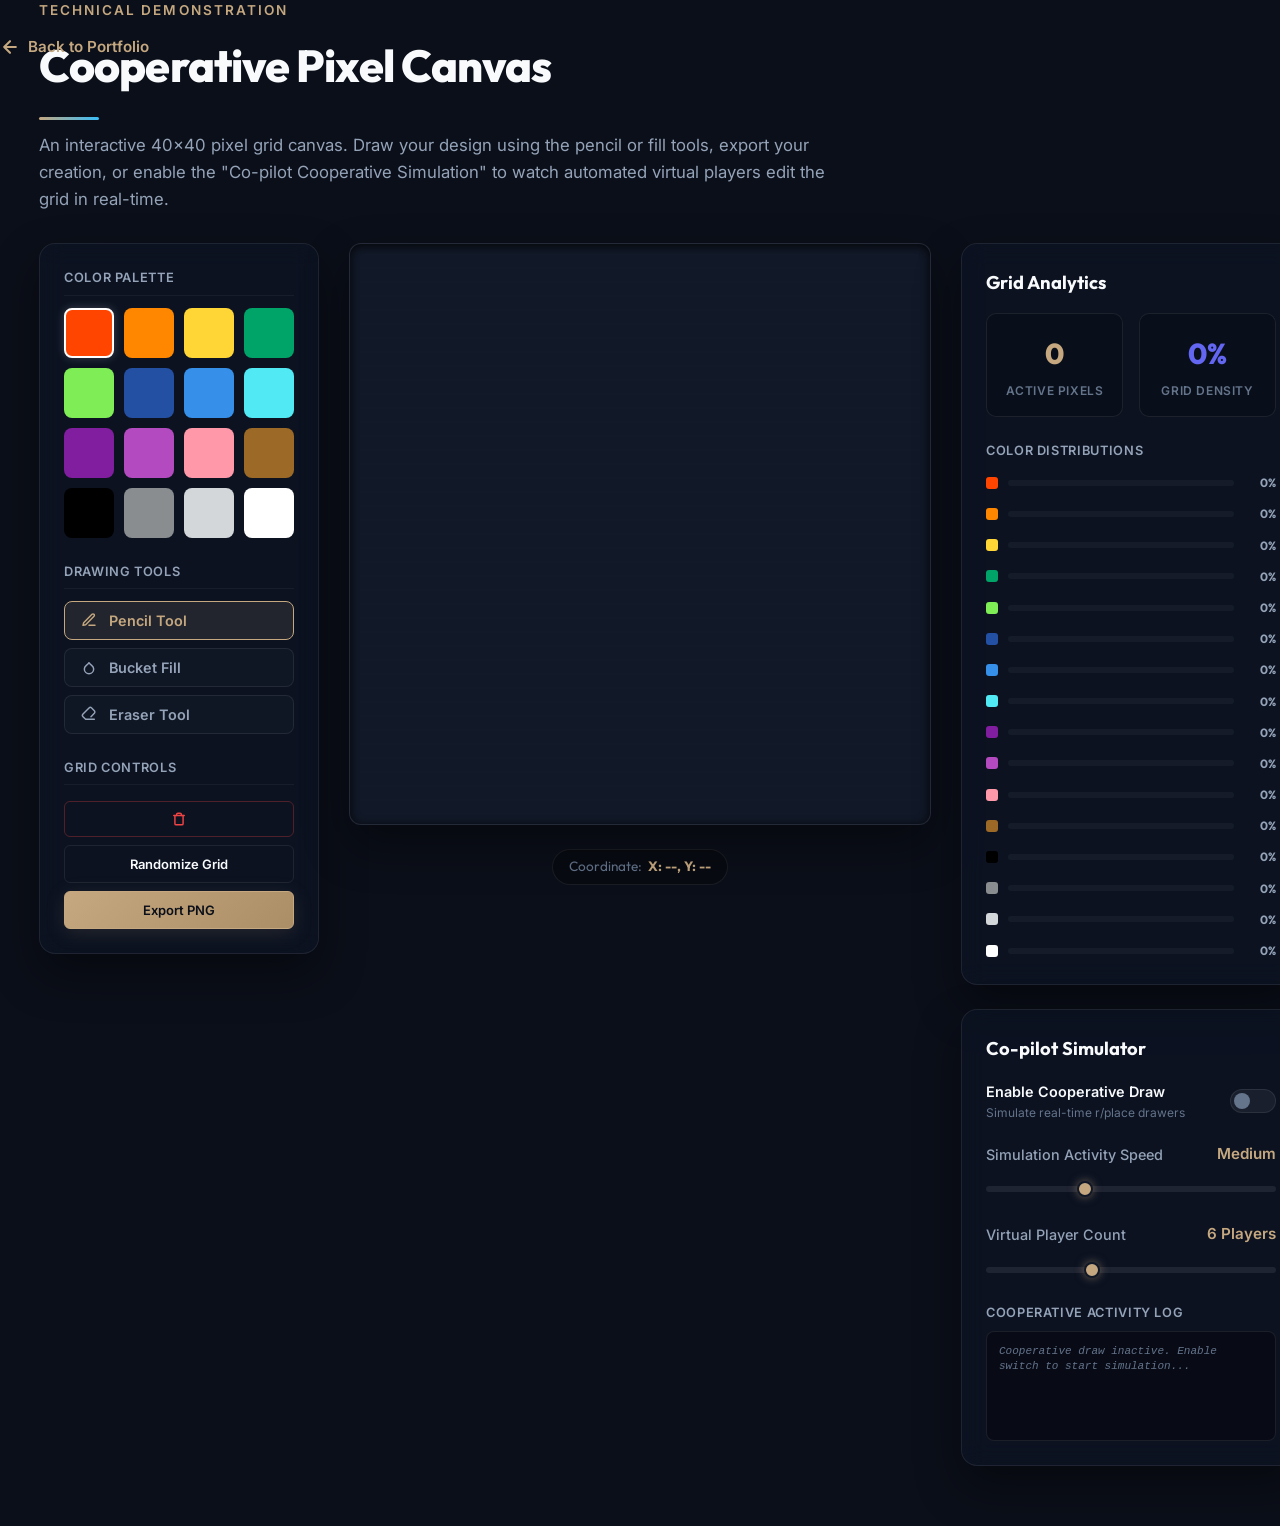
<file: canvas-sandbox.html>
<!DOCTYPE html>
<html lang="en">
<head>
  <meta charset="UTF-8">
  <meta name="viewport" content="width=device-width, initial-scale=1.0">
  <meta name="description" content="Cooperative Pixel Canvas Sandbox - Interactive 40x40 pixel grid simulating Reddit's r/place with multiplayer bot simulation, brush tools, and dynamic analytics.">
  <title>Cooperative Pixel Canvas Sandbox | AJ Wood</title>
  
  <!-- Favicon -->
  <link rel="icon" href="assets/logo.png" type="image/png">
  
  <!-- CSS Stylesheet -->
  <link rel="stylesheet" href="styles.css">
  
  <!-- Custom Canvas Sandbox Styles -->
  <style>
    :root {
      --accent-indigo: #6366f1;
      --accent-emerald: #10b981;
      --accent-rose: #f43f5e;
      --accent-amber: #f59e0b;
      --bg-glass: rgba(15, 23, 42, 0.45);
      --border-color: rgba(255, 255, 255, 0.08);
      --color-gold: #c5a880;
      --color-gold-hover: #bfa076;
    }

    .sandbox-body {
      background-color: #0b0f19;
      color: var(--text-primary);
      min-height: 100vh;
      overflow-x: hidden;
    }

    .sandbox-container {
      max-width: 1250px;
      margin: 0 auto;
      padding: 0 24px 60px 24px;
    }

    .sandbox-nav-header {
      padding: 25px 0 10px 0;
      margin-bottom: 10px;
    }

    .back-link {
      color: var(--color-accent);
      font-weight: 600;
      text-decoration: none;
      display: inline-flex;
      align-items: center;
      gap: 8px;
      transition: color var(--transition-fast);
    }

    .back-link:hover {
      color: var(--color-gold-hover);
    }

    .sandbox-header {
      margin-bottom: 30px;
    }

    /* Main Grid Layout */
    .sandbox-layout {
      display: grid;
      grid-template-columns: 280px 1fr 340px;
      gap: 30px;
      align-items: start;
    }

    @media (max-width: 1100px) {
      .sandbox-layout {
        grid-template-columns: 280px 1fr;
      }
      .right-panel {
        grid-column: span 2;
      }
    }

    @media (max-width: 850px) {
      .sandbox-layout {
        grid-template-columns: 1fr;
      }
      .left-panel, .right-panel {
        grid-column: span 1;
      }
    }

    /* Panels & Cards */
    .glass-card {
      background: var(--bg-glass);
      backdrop-filter: blur(12px);
      -webkit-backdrop-filter: blur(12px);
      border: 1px solid var(--border-color);
      border-radius: 16px;
      padding: 24px;
      box-shadow: 0 20px 45px rgba(0, 0, 0, 0.4);
      transition: transform var(--transition-normal), border-color var(--transition-normal);
    }

    .glass-card:hover {
      border-color: rgba(255, 255, 255, 0.12);
    }

    .panel-title {
      font-family: var(--font-display);
      font-size: 1.15rem;
      font-weight: 700;
      color: var(--text-primary);
      margin-bottom: 6px;
    }

    .panel-subtitle {
      font-size: 0.8rem;
      color: var(--text-muted);
      margin-bottom: 20px;
    }

    /* Left Sidebar: Tools & Swatches */
    .tool-section-title {
      font-size: 0.8rem;
      font-weight: 600;
      color: var(--text-secondary);
      text-transform: uppercase;
      letter-spacing: 0.05em;
      margin-bottom: 12px;
      margin-top: 24px;
      border-bottom: 1px solid rgba(255, 255, 255, 0.05);
      padding-bottom: 6px;
    }

    .tool-section-title:first-of-type {
      margin-top: 0;
    }

    /* Color Swatches Grid */
    .swatches-grid {
      display: grid;
      grid-template-columns: repeat(4, 1fr);
      gap: 10px;
      margin-bottom: 20px;
    }

    .swatch {
      width: 100%;
      aspect-ratio: 1;
      border-radius: 8px;
      cursor: pointer;
      border: 2px solid transparent;
      transition: transform var(--transition-fast), border-color var(--transition-fast);
      position: relative;
    }

    .swatch:hover {
      transform: scale(1.1);
    }

    .swatch.selected {
      border-color: #fff;
      box-shadow: 0 0 10px rgba(255, 255, 255, 0.2);
    }

    /* Draw Tool Selection */
    .tools-list {
      display: flex;
      flex-direction: column;
      gap: 8px;
    }

    .tool-btn {
      width: 100%;
      background: rgba(255, 255, 255, 0.02);
      border: 1px solid var(--border-color);
      border-radius: 8px;
      padding: 10px 16px;
      color: var(--text-secondary);
      cursor: pointer;
      display: flex;
      align-items: center;
      gap: 12px;
      font-family: var(--font-sans);
      font-weight: 600;
      font-size: 0.9rem;
      text-align: left;
      transition: all var(--transition-fast);
    }

    .tool-btn:hover {
      background: rgba(255, 255, 255, 0.05);
      color: var(--text-primary);
      border-color: rgba(255, 255, 255, 0.15);
    }

    .tool-btn.active {
      background: rgba(197, 168, 128, 0.12);
      border-color: var(--color-gold);
      color: var(--color-gold);
    }

    .tool-btn svg {
      width: 16px;
      height: 16px;
      fill: none;
      stroke: currentColor;
      stroke-width: 2.2;
    }

    /* Action Buttons */
    .action-btn-group {
      display: flex;
      flex-direction: column;
      gap: 8px;
      margin-top: 16px;
    }

    /* Center Canvas Container */
    .canvas-wrapper {
      display: flex;
      flex-direction: column;
      align-items: center;
      gap: 16px;
      position: relative;
    }

    .canvas-container {
      position: relative;
      background: #111827;
      border: 1px solid var(--border-color);
      border-radius: 12px;
      padding: 10px;
      box-shadow: inset 0 2px 10px rgba(0, 0, 0, 0.8), 0 20px 45px rgba(0, 0, 0, 0.4);
    }

    #pixel-canvas {
      display: block;
      cursor: crosshair;
      border-radius: 4px;
      background-color: #111827;
    }

    .coordinate-display {
      font-family: var(--font-display);
      font-size: 0.85rem;
      color: var(--text-muted);
      background: rgba(0, 0, 0, 0.3);
      padding: 6px 16px;
      border-radius: 20px;
      border: 1px solid var(--border-color);
      display: flex;
      align-items: center;
      gap: 6px;
      margin-top: 8px;
    }

    .coordinate-display span {
      font-weight: 700;
      color: var(--color-gold);
    }

    /* Right Sidebar: Analytics & Simulation */
    .stats-card {
      margin-bottom: 24px;
    }

    .stats-grid {
      display: grid;
      grid-template-columns: 1fr 1fr;
      gap: 16px;
      margin-bottom: 24px;
    }

    .stat-box {
      background: rgba(0, 0, 0, 0.2);
      border: 1px solid var(--border-color);
      border-radius: 10px;
      padding: 16px 12px;
      text-align: center;
    }

    .stat-val {
      font-family: var(--font-display);
      font-size: 1.8rem;
      font-weight: 800;
      color: var(--text-primary);
      margin-bottom: 4px;
    }

    .stat-val.gold { color: var(--color-gold); }
    .stat-val.indigo { color: var(--accent-indigo); }

    .stat-lbl {
      font-size: 0.75rem;
      color: var(--text-muted);
      text-transform: uppercase;
      letter-spacing: 0.05em;
      font-weight: 600;
    }

    /* Color Usage Bars */
    .color-usage-list {
      display: flex;
      flex-direction: column;
      gap: 12px;
    }

    .color-usage-item {
      display: flex;
      align-items: center;
      gap: 10px;
    }

    .color-indicator {
      width: 12px;
      height: 12px;
      border-radius: 3px;
      flex-shrink: 0;
    }

    .color-bar-wrapper {
      flex-grow: 1;
      height: 6px;
      background: rgba(255, 255, 255, 0.04);
      border-radius: 3px;
      overflow: hidden;
      position: relative;
    }

    .color-bar-fill {
      height: 100%;
      width: 0%;
      border-radius: 3px;
      transition: width 0.3s ease;
    }

    .color-usage-pct {
      font-family: var(--font-display);
      font-size: 0.75rem;
      font-weight: 700;
      width: 32px;
      text-align: right;
      color: var(--text-secondary);
      flex-shrink: 0;
    }

    /* Simulation Control elements */
    .sim-toggle-wrapper {
      display: flex;
      justify-content: space-between;
      align-items: center;
      margin-bottom: 20px;
    }

    .switch-container {
      position: relative;
      display: inline-block;
      width: 46px;
      height: 24px;
    }

    .switch-container input {
      opacity: 0;
      width: 0;
      height: 0;
    }

    .switch-slider {
      position: absolute;
      cursor: pointer;
      top: 0;
      left: 0;
      right: 0;
      bottom: 0;
      background-color: rgba(255,255,255,0.06);
      border: 1px solid var(--border-color);
      transition: .3s;
      border-radius: 24px;
    }

    .switch-slider:before {
      position: absolute;
      content: "";
      height: 16px;
      width: 16px;
      left: 3px;
      bottom: 3px;
      background-color: var(--text-muted);
      transition: .3s;
      border-radius: 50%;
    }

    input:checked + .switch-slider {
      background-color: rgba(16, 185, 129, 0.15);
      border-color: var(--accent-emerald);
    }

    input:checked + .switch-slider:before {
      transform: translateX(22px);
      background-color: var(--accent-emerald);
    }

    /* Slider Group */
    .slider-group {
      margin-bottom: 20px;
    }

    .slider-label {
      display: flex;
      justify-content: space-between;
      font-size: 0.8rem;
      font-weight: 600;
      color: var(--text-secondary);
      margin-bottom: 8px;
    }

    .slider-label span {
      color: var(--color-gold);
    }

    .sim-slider {
      width: 100%;
      height: 5px;
      background: rgba(255, 255, 255, 0.05);
      border-radius: 3px;
      outline: none;
      -webkit-appearance: none;
      margin: 10px 0;
    }

    .sim-slider::-webkit-slider-thumb {
      -webkit-appearance: none;
      appearance: none;
      width: 15px;
      height: 15px;
      border-radius: 50%;
      background: var(--color-gold);
      cursor: pointer;
      transition: transform var(--transition-fast);
    }

    .sim-slider::-webkit-slider-thumb:hover {
      transform: scale(1.2);
    }

    /* Sim Ticker (Scrolling logs) */
    .sim-ticker-container {
      background: rgba(0, 0, 0, 0.3);
      border: 1px solid var(--border-color);
      border-radius: 8px;
      padding: 12px;
      height: 110px;
      overflow-y: auto;
      font-family: monospace;
      font-size: 11px;
      color: var(--text-muted);
      display: flex;
      flex-direction: column;
      gap: 4px;
    }

    .sim-log-entry {
      line-height: 1.4;
      animation: fadeIn 0.15s ease-out;
    }

    .sim-log-entry span.username {
      color: var(--accent-indigo);
      font-weight: 600;
    }

    .sim-log-entry span.coord {
      color: var(--color-gold);
    }

    @keyframes fadeIn {
      from { opacity: 0; transform: translateY(4px); }
      to { opacity: 1; transform: translateY(0); }
    }
  </style>
</head>
<body class="sandbox-body">

  <div class="sandbox-container">
    
    <!-- Top Header -->
    <header class="sandbox-nav-header">
      <a href="index.html#tech-work" class="back-link">
        <svg xmlns="http://www.w3.org/2000/svg" width="20" height="20" fill="none" stroke="currentColor" stroke-width="2.5" stroke-linecap="round" stroke-linejoin="round" viewBox="0 0 24 24"><path d="M19 12H5M12 19l-7-7 7-7"/></svg>
        Back to Portfolio
      </a>
    </header>

    <div class="sandbox-header">
      <span class="section-tag" style="display: block; margin-bottom: 8px;">Technical Demonstration</span>
      <h1 class="section-title" style="font-size: 2.8rem; margin-bottom: 12px; font-family: var(--font-display); font-weight: 800;">Cooperative Pixel Canvas</h1>
      <p style="color: var(--text-secondary); max-width: 800px; font-size: 1.05rem; line-height: 1.6;">
        An interactive 40x40 pixel grid canvas. Draw your design using the pencil or fill tools, export your creation, or enable the "Co-pilot Cooperative Simulation" to watch automated virtual players edit the grid in real-time.
      </p>
    </div>

    <!-- Main Sandbox Layout -->
    <div class="sandbox-layout">
      
      <!-- Left Panel: Tools & Palettes -->
      <div class="left-panel glass-card">
        
        <div class="tool-section-title">Color Palette</div>
        <div class="swatches-grid" id="palette-grid">
          <!-- Populated by JS -->
        </div>

        <div class="tool-section-title">Drawing Tools</div>
        <div class="tools-list">
          <button class="tool-btn active" id="tool-pencil" data-tool="pencil">
            <svg viewBox="0 0 24 24"><path d="M12 20h9M16.5 3.5a2.121 2.121 0 0 1 3 3L7 19l-4 1 1-4L16.5 3.5z" stroke-linecap="round" stroke-linejoin="round"/></svg>
            Pencil Tool
          </button>
          
          <button class="tool-btn" id="tool-bucket" data-tool="bucket">
            <svg viewBox="0 0 24 24"><path d="M12 22a7 7 0 0 0 7-7c0-2-1-3.9-3-5.5s-4-4-4-4-2 2.4-4 4-3 3.5-3 5.5a7 7 0 0 0 7 7z" stroke-linecap="round" stroke-linejoin="round"/></svg>
            Bucket Fill
          </button>
          
          <button class="tool-btn" id="tool-eraser" data-tool="eraser">
            <svg viewBox="0 0 24 24"><path d="M20 20H7L3 16c-1-1-1-3 0-4l9-9c1-1 3-1 4 0l4 4c1 1 1 3 0 4l-5 5" stroke-linecap="round" stroke-linejoin="round"/></svg>
            Eraser Tool
          </button>
        </div>

        <div class="tool-section-title">Grid Controls</div>
        <div class="action-btn-group">
          <button class="btn btn-secondary" id="btn-clear-canvas" style="width: 100%; border-color: rgba(239, 68, 68, 0.3); color: #ef4444; font-size: 13px; font-weight: 600; padding: 10px 0; margin: 0; display: inline-flex; align-items: center; justify-content: center; gap: 6px;">
            <svg viewBox="0 0 24 24" width="14" height="14" fill="none" stroke="currentColor" stroke-width="2.5" stroke-linecap="round" stroke-linejoin="round" style="vertical-align: middle;"><polyline points="3 6 5 6 21 6"></polyline><path d="M19 6v14a2 2 0 0 1-2 2H7a2 2 0 0 1-2-2V6m3 0V4a2 2 0 0 1 2-2h4a2 2 0 0 1 2 2v2"></path></button>
          
          <button class="btn btn-secondary" id="btn-randomize-canvas" style="width: 100%; font-size: 13px; font-weight: 600; padding: 10px 0; margin: 0; display: inline-flex; align-items: center; justify-content: center; gap: 6px;">
            Randomize Grid
          </button>
          
          <button class="btn btn-primary" id="btn-export-canvas" style="width: 100%; font-size: 13px; font-weight: 600; padding: 10px 0; margin: 0; display: inline-flex; align-items: center; justify-content: center; gap: 6px; font-family: var(--font-sans);">
            Export PNG
          </button>
        </div>

      </div>

      <!-- Center Panel: The Canvas -->
      <div class="canvas-wrapper">
        <div class="canvas-container">
          <canvas id="pixel-canvas"></canvas>
        </div>
        
        <div class="coordinate-display">
          Coordinate: <span id="coordinate-val">X: --, Y: --</span>
        </div>
      </div>

      <!-- Right Panel: Analytics & Simulation -->
      <div class="right-panel">
        
        <!-- Stats Card -->
        <div class="stats-card glass-card">
          <div class="panel-header" style="margin-bottom: 16px;">
            <h3 class="panel-title">Grid Analytics</h3>
          </div>
          
          <div class="stats-grid">
            <div class="stat-box">
              <div class="stat-val gold" id="stat-active-pixels">0</div>
              <div class="stat-lbl">Active Pixels</div>
            </div>
            
            <div class="stat-box">
              <div class="stat-val indigo" id="stat-grid-density">0%</div>
              <div class="stat-lbl">Grid Density</div>
            </div>
          </div>

          <div style="font-size: 0.8rem; font-weight: 600; color: var(--text-secondary); margin-bottom: 12px; text-transform: uppercase; letter-spacing: 0.05em;">Color Distributions</div>
          <div class="color-usage-list" id="color-distributions-list">
            <!-- Dynamically populated progress bars -->
          </div>
        </div>

        <!-- Simulation Card -->
        <div class="simulation-card glass-card">
          <div class="panel-header" style="margin-bottom: 16px;">
            <h3 class="panel-title">Co-pilot Simulator</h3>
          </div>
          
          <div class="sim-toggle-wrapper">
            <div style="display: flex; flex-direction: column;">
              <span style="font-size: 0.9rem; font-weight: 600; color: var(--text-primary);">Enable Cooperative Draw</span>
              <span style="font-size: 0.75rem; color: var(--text-muted);">Simulate real-time r/place drawers</span>
            </div>
            <label class="switch-container">
              <input type="checkbox" id="sim-toggle">
              <span class="switch-slider"></span>
            </label>
          </div>

          <!-- Slider: Player Speed -->
          <div class="slider-group">
            <div class="slider-label">
              <label for="slide-sim-speed">Simulation Activity Speed</label>
              <span id="val-sim-speed">Medium</span>
            </div>
            <input type="range" id="slide-sim-speed" min="1" max="4" step="1" value="2" class="sim-slider">
          </div>

          <!-- Slider: Virtual Players -->
          <div class="slider-group">
            <div class="slider-label">
              <label for="slide-sim-users">Virtual Player Count</label>
              <span id="val-sim-users">6 Players</span>
            </div>
            <input type="range" id="slide-sim-users" min="1" max="15" step="1" value="6" class="sim-slider">
          </div>

          <div style="font-size: 0.8rem; font-weight: 600; color: var(--text-secondary); margin-bottom: 8px; text-transform: uppercase; letter-spacing: 0.05em;">Cooperative Activity Log</div>
          <div class="sim-ticker-container" id="sim-ticker">
            <div class="sim-log-entry" style="color: var(--text-muted); font-style: italic;">Cooperative draw inactive. Enable switch to start simulation...</div>
          </div>
        </div>

      </div>

    </div>

  </div>

  <!-- JavaScript -->
  <script src="canvas-sandbox-script.js"></script>
</body>
</html>
</file>
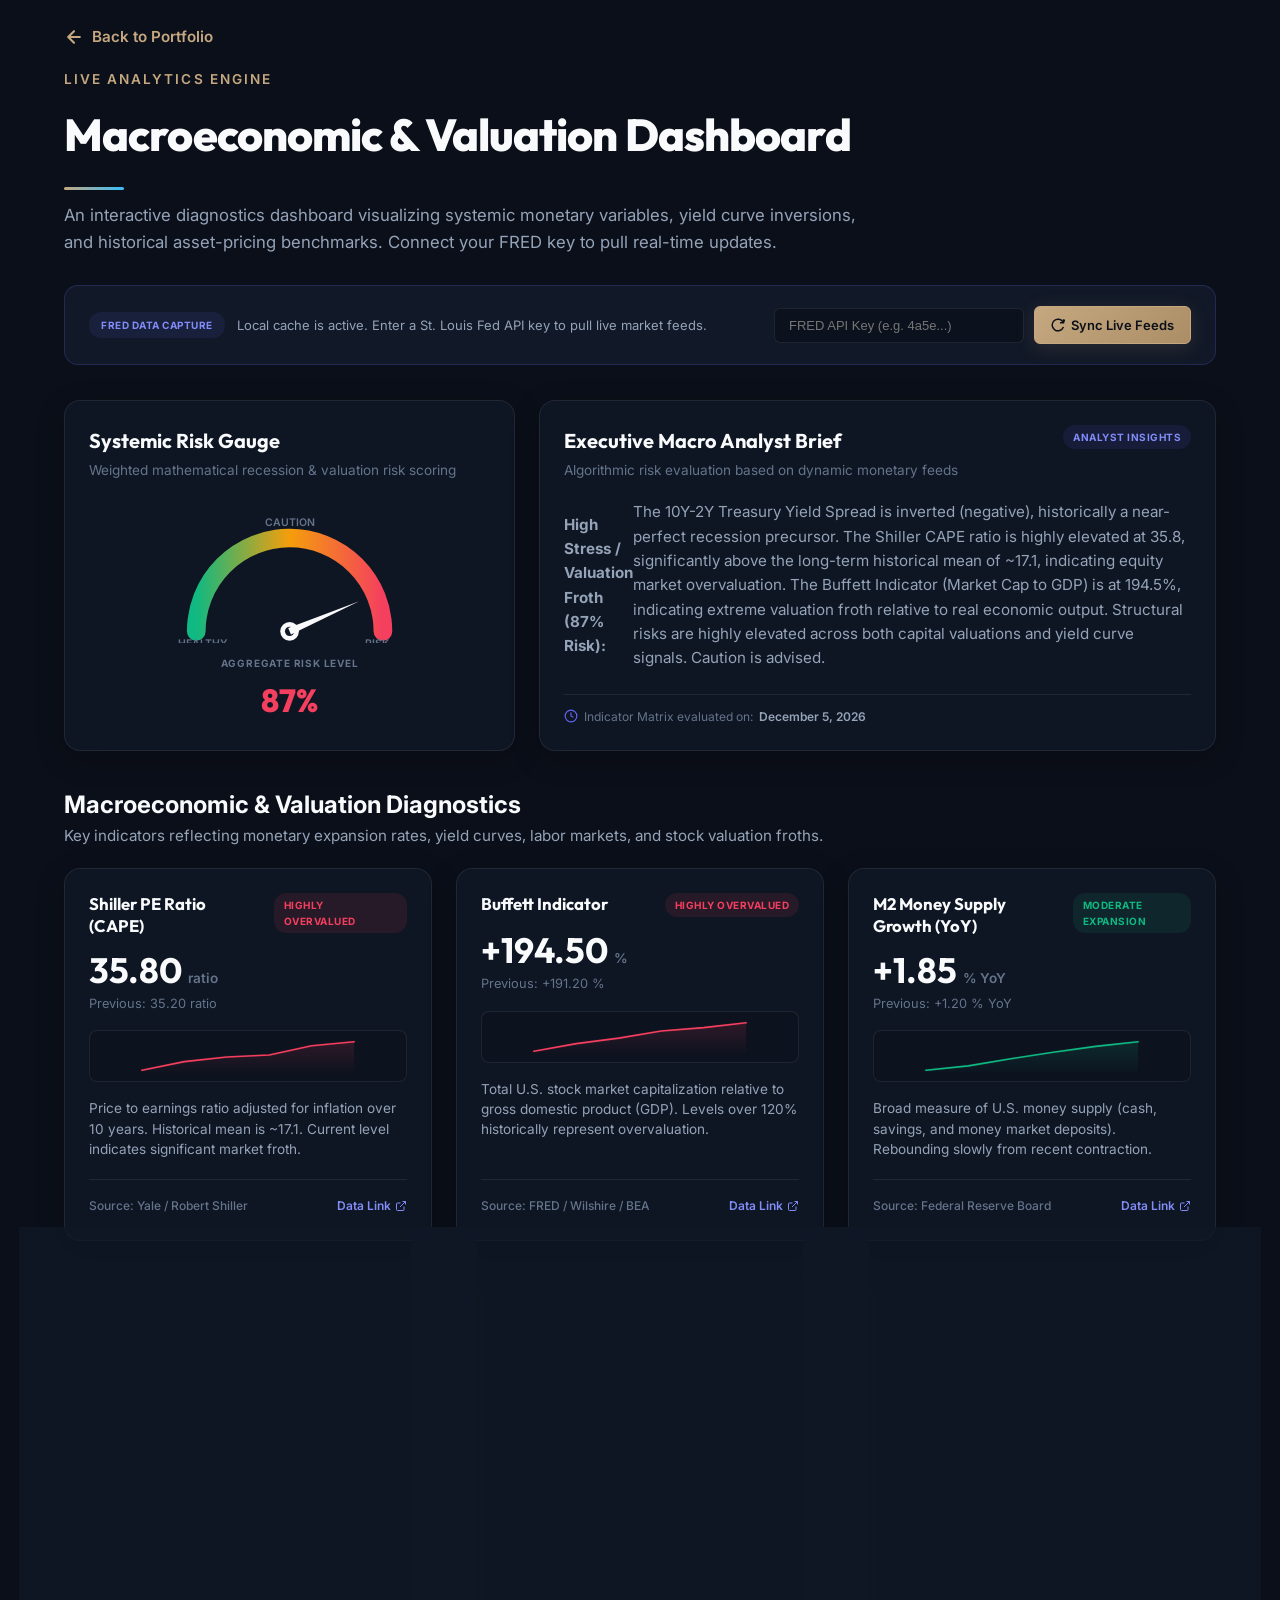
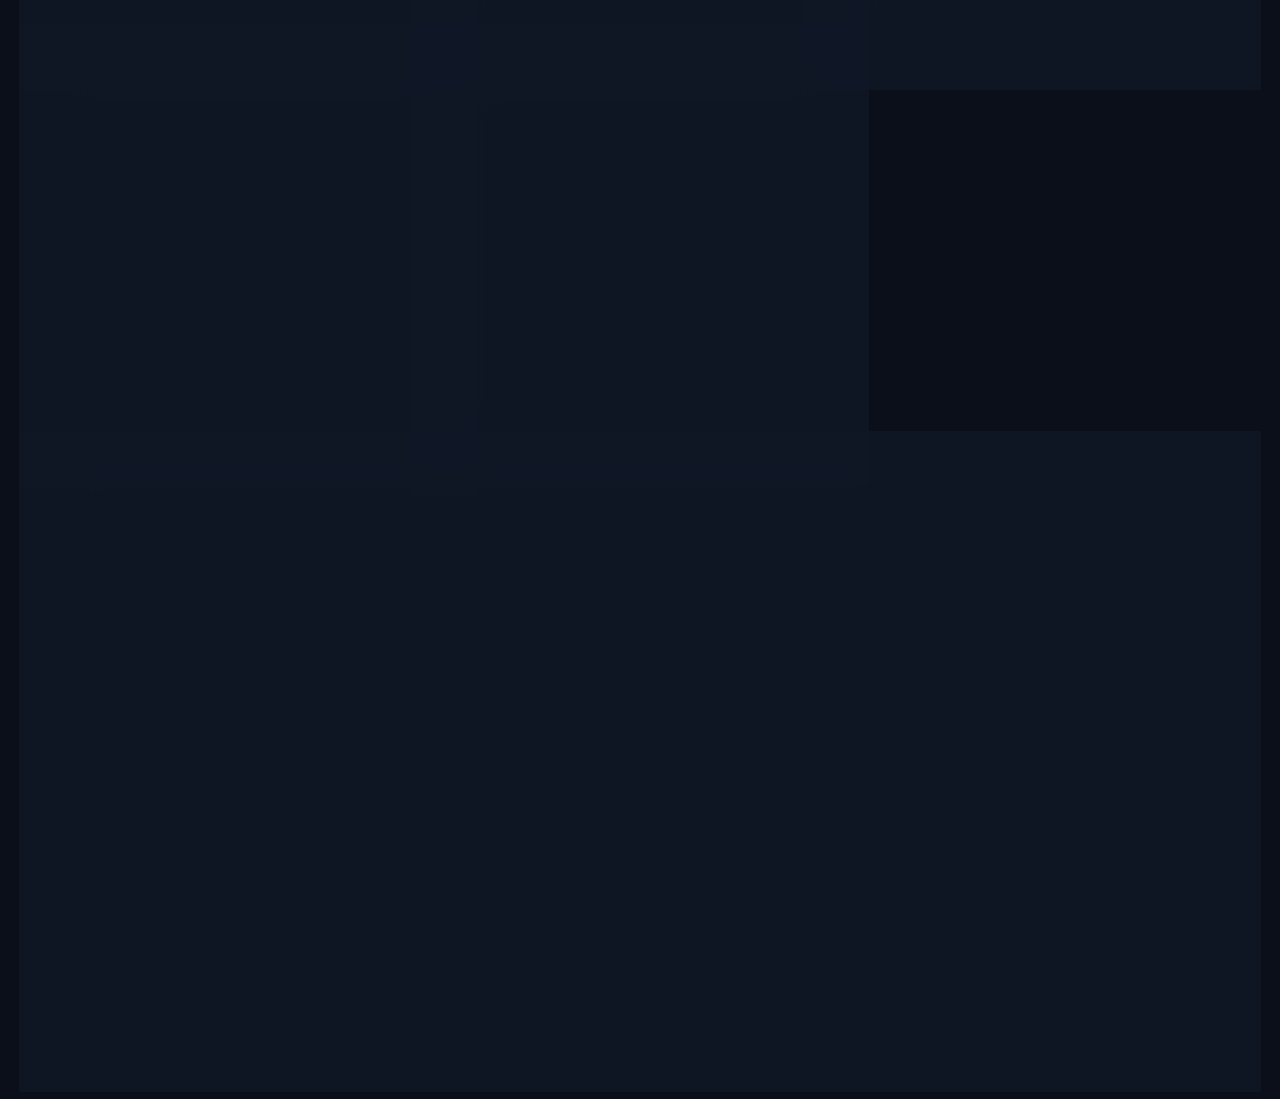
<file: dashboard.html>
<!DOCTYPE html>
<html lang="en">
<head>
  <meta charset="UTF-8">
  <meta name="viewport" content="width=device-width, initial-scale=1.0">
  <meta name="description" content="AJ Wood - Macroeconomic and Valuation Dashboard. Analyzing market cycle risk, valuation benchmarks, and dynamic monetary data with live FRED feeds.">
  <meta name="author" content="AJ Wood">
  <title>AJ Wood | Macroeconomic & Valuation Dashboard</title>
  
  <!-- Favicon -->
  <link rel="icon" href="assets/logo.png" type="image/png">
  
  <!-- CSS Stylesheet -->
  <link rel="stylesheet" href="styles.css">
  
  <!-- Google Fonts: Outfit (modern headings) & Inter (body text) -->
  <link rel="preconnect" href="https://fonts.googleapis.com">
  <link rel="preconnect" href="https://fonts.gstatic.com" crossorigin>
  <link href="https://fonts.googleapis.com/css2?family=Inter:wght@300;400;500;600;700&family=Outfit:wght@400;500;600;700;800&display=swap" rel="stylesheet">

  <!-- Embedded Custom Dashboard Styling -->
  <style>
    :root {
      /* Macro Color Accent Variables (Bridges designs) */
      --accent-indigo: #6366f1;
      --accent-indigo-light: #818cf8;
      --accent-indigo-soft: rgba(99, 102, 241, 0.1);
      --accent-indigo-glow: rgba(99, 102, 241, 0.15);
      
      --accent-emerald: #10b981;
      --accent-emerald-soft: rgba(16, 185, 129, 0.1);
      
      --accent-rose: #f43f5e;
      --accent-rose-soft: rgba(244, 63, 94, 0.1);
      
      --accent-amber: #f59e0b;
      --accent-amber-soft: rgba(245, 158, 11, 0.1);
      
      --bg-glass: rgba(17, 24, 39, 0.75);
      --bg-glass-hover: rgba(31, 41, 55, 0.85);
      --shadow-glow: 0 0 20px 0 rgba(99, 102, 241, 0.12);
    }

    body {
      font-family: var(--font-sans);
    }

    /* FRED settings block styling */
    .fred-settings-panel {
      background: var(--bg-secondary);
      border: 1px solid var(--border-color);
      border-radius: 14px;
      padding: 20px 24px;
      display: flex;
      align-items: center;
      justify-content: space-between;
      flex-wrap: wrap;
      gap: 15px;
      margin-bottom: 35px;
      transition: border-color var(--transition-normal), box-shadow var(--transition-normal);
      border-color: rgba(99, 102, 241, 0.22);
    }
    
    .fred-settings-panel:hover {
      box-shadow: 0 0 20px rgba(99, 102, 241, 0.08);
      border-color: rgba(99, 102, 241, 0.4);
    }

    .fred-input-group {
      display: flex;
      gap: 10px;
      align-items: center;
      flex-wrap: wrap;
    }

    .fred-input {
      background: rgba(0, 0, 0, 0.25);
      border: 1px solid var(--border-color);
      color: var(--text-primary);
      padding: 9px 14px;
      border-radius: 6px;
      font-size: 13px;
      width: 250px;
      outline: none;
      transition: border-color var(--transition-fast), box-shadow var(--transition-fast);
    }

    .fred-input:focus {
      border-color: var(--accent-indigo);
      box-shadow: 0 0 8px rgba(99, 102, 241, 0.25);
    }

    /* Glass Cards styling */
    .glass-card {
      background-color: var(--bg-glass);
      border: 1px solid var(--border-color);
      border-radius: 16px;
      backdrop-filter: blur(16px);
      -webkit-backdrop-filter: blur(16px);
      box-shadow: 0 8px 30px rgba(0, 0, 0, 0.2);
      transition: border-color var(--transition-normal), box-shadow var(--transition-normal), transform var(--transition-fast);
    }

    .glass-card:hover {
      border-color: rgba(255, 255, 255, 0.12);
      box-shadow: 0 12px 35px rgba(0, 0, 0, 0.3), var(--shadow-glow);
    }

    .layout-panel {
      padding: 24px;
    }

    .panel-header {
      display: flex;
      justify-content: space-between;
      align-items: flex-start;
      margin-bottom: 20px;
      flex-wrap: wrap;
      gap: 12px;
    }

    .panel-header h3 {
      font-family: var(--font-display);
      font-size: 1.25rem;
      font-weight: 700;
      color: var(--text-primary);
      margin-bottom: 4px;
    }

    .panel-subtitle {
      font-size: 0.85rem;
      color: var(--text-muted);
      line-height: 1.4;
    }

    /* Badge styles */
    .badge {
      font-family: var(--font-sans);
      font-size: 10px;
      font-weight: 700;
      padding: 4px 10px;
      border-radius: 12px;
      text-transform: uppercase;
      letter-spacing: 0.05em;
      display: inline-block;
    }

    .badge-indigo { background-color: var(--accent-indigo-soft); color: var(--accent-indigo-light); }
    .badge-emerald { background-color: var(--accent-emerald-soft); color: var(--accent-emerald); }
    .badge-rose { background-color: var(--accent-rose-soft); color: var(--accent-rose); }
    .badge-warning { background-color: var(--accent-amber-soft); color: var(--accent-amber); }

    /* Layout divisions */
    .macro-overview-layout {
      display: grid;
      grid-template-columns: 1fr 1.5fr;
      gap: 24px;
      margin-bottom: 35px;
    }

    @media (max-width: 992px) {
      .macro-overview-layout {
        grid-template-columns: 1fr;
      }
    }

    .macro-indicators-grid {
      display: grid;
      grid-template-columns: repeat(auto-fit, minmax(280px, 1fr));
      gap: 24px;
      margin-bottom: 35px;
    }

    /* Indicator Cards */
    .macro-card {
      padding: 24px;
      display: flex;
      flex-direction: column;
      height: 100%;
    }

    .macro-card-header {
      display: flex;
      justify-content: space-between;
      align-items: flex-start;
      margin-bottom: 14px;
      gap: 12px;
    }

    .macro-card-title {
      font-family: var(--font-display);
      font-size: 1.05rem;
      font-weight: 700;
      color: var(--text-primary);
      line-height: 1.3;
    }

    .macro-card-value-group {
      display: flex;
      align-items: baseline;
      gap: 6px;
      margin-bottom: 4px;
    }

    .macro-card-value {
      font-size: 2.2rem;
      font-weight: 700;
      font-family: var(--font-display);
      color: var(--text-primary);
      line-height: 1.1;
    }

    .macro-card-unit {
      font-size: 0.85rem;
      font-weight: 600;
      color: var(--text-muted);
    }

    .macro-card-previous {
      font-size: 0.8rem;
      color: var(--text-muted);
      margin-bottom: 16px;
    }

    .macro-card-sparkline-container {
      height: 52px;
      width: 100%;
      margin-bottom: 16px;
      background: rgba(0, 0, 0, 0.12);
      border-radius: 8px;
      padding: 6px;
      overflow: hidden;
      border: 1px solid var(--border-color);
    }

    .macro-card-desc {
      font-size: 0.85rem;
      color: var(--text-secondary);
      line-height: 1.5;
      margin-bottom: 20px;
      flex-grow: 1;
    }

    .macro-card-footer {
      display: flex;
      justify-content: space-between;
      align-items: center;
      border-top: 1px solid var(--border-color);
      padding-top: 16px;
      font-size: 0.75rem;
      margin-top: auto;
    }

    .macro-card-source {
      color: var(--text-muted);
      font-weight: 500;
    }

    .macro-card-link {
      color: var(--accent-indigo-light);
      text-decoration: none;
      font-weight: 600;
      display: inline-flex;
      align-items: center;
      gap: 4px;
      transition: color var(--transition-fast);
    }

    .macro-card-link:hover {
      text-decoration: underline;
      color: var(--accent-indigo);
    }

    .macro-card-link svg {
      width: 11px;
      height: 11px;
      stroke: currentColor;
    }

    /* Dial Gauge styles */
    .gauge-needle {
      transform-origin: 100px 110px;
      transition: transform 1.5s cubic-bezier(0.25, 1, 0.5, 1);
    }

    /* Tooltip styles for Comparison Chart */
    .macro-comparison-chart-card {
      position: relative;
    }

    .macro-chart-tooltip {
      position: absolute;
      background: var(--bg-glass);
      border: 1px solid var(--border-color);
      border-radius: 8px;
      padding: 10px 12px;
      font-size: 12px;
      pointer-events: none;
      z-index: 200;
      box-shadow: 0 10px 25px rgba(0, 0, 0, 0.4);
      backdrop-filter: blur(8px);
      -webkit-backdrop-filter: blur(8px);
      transition: opacity 0.15s ease, transform 0.15s ease;
      opacity: 0;
      transform: scale(0.95);
      color: var(--text-primary);
    }

    .macro-chart-tooltip.visible {
      opacity: 1;
      transform: scale(1);
    }

    .macro-tooltip-row {
      display: flex;
      justify-content: space-between;
      gap: 16px;
      margin-top: 4px;
    }

    .macro-tooltip-val {
      font-family: var(--font-display);
      font-weight: 700;
    }

    /* Comparison selector form elements */
    .compare-select-wrapper {
      display: flex; 
      gap: 16px; 
      margin-bottom: 24px; 
      flex-wrap: wrap; 
      background: rgba(0, 0, 0, 0.2); 
      padding: 16px 20px; 
      border-radius: 12px; 
      border: 1px solid var(--border-color);
    }

    .compare-select-group {
      display: flex; 
      flex-direction: column; 
      gap: 6px; 
      min-width: 240px; 
      flex: 1;
    }

    .compare-select-group label {
      font-size: 11px;
      font-weight: 600;
      color: var(--text-secondary);
      text-transform: uppercase;
      letter-spacing: 0.05em;
    }

    .filter-select {
      height: 38px;
      background-color: var(--bg-primary);
      border: 1px solid var(--border-color);
      color: var(--text-primary);
      border-radius: 6px;
      padding: 0 12px;
      outline: none;
      font-size: 13px;
      font-weight: 500;
      cursor: pointer;
      width: 100%;
      margin: 0;
      transition: border-color var(--transition-fast);
    }

    .filter-select:focus {
      border-color: var(--accent-indigo);
    }

    /* Toasts Container */
    .toast-container {
      position: fixed;
      bottom: 24px;
      right: 24px;
      z-index: 9999;
      display: flex;
      flex-direction: column;
      gap: 10px;
      pointer-events: none;
    }

    .toast {
      background: var(--bg-glass);
      backdrop-filter: blur(12px);
      -webkit-backdrop-filter: blur(12px);
      border: 1px solid var(--border-color);
      color: var(--text-primary);
      padding: 14px 20px;
      border-radius: 12px;
      font-family: var(--font-display);
      font-size: 13px;
      font-weight: 600;
      box-shadow: 0 10px 25px rgba(0, 0, 0, 0.4);
      display: flex;
      align-items: center;
      gap: 10px;
      transform: translateY(20px);
      opacity: 0;
      pointer-events: auto;
      transition: opacity 0.3s cubic-bezier(0.16, 1, 0.3, 1), transform 0.3s cubic-bezier(0.16, 1, 0.3, 1);
    }

    .toast.show {
      transform: translateY(0);
      opacity: 1;
    }

    .toast-success { border-left: 4px solid var(--accent-emerald); }
    .toast-error { border-left: 4px solid var(--accent-rose); }
    .toast-info { border-left: 4px solid var(--accent-indigo); }

    @keyframes spin {
      0% { transform: rotate(0deg); }
      100% { transform: rotate(360deg); }
    }
    .sync-icon-spinning {
      animation: spin 1.2s linear infinite;
    }
  </style>
</head>
<body class="dashboard-body" style="background-color: var(--bg-primary);">

  <!-- Dashboard Container -->
  <main class="dashboard-container" style="max-width: 1200px; margin: 0 auto; padding: 0 24px 60px 24px;">
    
    <!-- Top Header -->
    <header class="dashboard-nav-header" style="position: static; height: auto; border: none; background: transparent; padding: 25px 0 10px 0; margin-bottom: 10px;">
      <a href="index.html#tech-work" class="back-link" style="text-decoration: none; color: var(--color-accent); font-weight: 600; display: inline-flex; align-items: center; gap: 8px; transition: color var(--transition-fast);">
        <svg xmlns="http://www.w3.org/2000/svg" width="20" height="20" fill="none" stroke="currentColor" stroke-width="2.5" stroke-linecap="round" stroke-linejoin="round" viewBox="0 0 24 24"><path d="M19 12H5M12 19l-7-7 7-7"/></svg>
        Back to Portfolio
      </a>
    </header>

    <div class="dashboard-header" style="margin-bottom: 30px;">
      <span class="section-tag" style="display: block; margin-bottom: 8px;">Live Analytics Engine</span>
      <h1 class="section-title" style="font-size: 2.8rem; margin-bottom: 12px; font-family: var(--font-display); font-weight: 800;">Macroeconomic & Valuation Dashboard</h1>
      <p style="color: var(--text-secondary); max-width: 800px; font-size: 1.05rem; line-height: 1.6;">
        An interactive diagnostics dashboard visualizing systemic monetary variables, yield curve inversions, and historical asset-pricing benchmarks. Connect your FRED key to pull real-time updates.
      </p>
    </div>

    <!-- FRED API Settings Panel -->
    <div class="fred-settings-panel" id="fred-panel">
      <div style="display: flex; align-items: center; gap: 12px; flex-wrap: wrap;">
        <span class="badge badge-indigo" style="font-size: 10px; padding: 5px 12px;">FRED DATA CAPTURE</span>
        <p style="font-size: 13px; color: var(--text-secondary); margin: 0;" id="fred-status-text">
          Local cache is active. Enter a St. Louis Fed API key to pull live market feeds.
        </p>
      </div>
      <div class="fred-input-group">
        <input type="password" id="fred-api-key" placeholder="FRED API Key (e.g. 4a5e...)" class="fred-input" />
        <button class="btn btn-primary" id="btn-save-fred" style="padding: 0 16px; font-size: 13px; border-radius: 6px; margin: 0; height: 38px; width: auto; font-family: var(--font-sans); font-weight: 600; display: inline-flex; align-items: center; gap: 6px;">
          <svg class="sync-icon" id="sync-btn-svg" viewBox="0 0 24 24" fill="none" stroke="currentColor" stroke-width="2.5" style="width: 14px; height: 14px; transition: transform 0.5s;"><path d="M21.5 2v6h-6M21.34 15.57a10 10 0 1 1-.57-8.38l5.67-5.67"/></svg>
          <span id="sync-btn-text">Sync Live Feeds</span>
        </button>
        <button class="btn btn-secondary" id="btn-clear-fred" style="padding: 0 16px; font-size: 13px; border-radius: 6px; margin: 0; height: 38px; width: auto; font-family: var(--font-sans); font-weight: 600; display: none;">
          Clear Key
        </button>
      </div>
    </div>

    <!-- Top Summary Layout: Gauge Dial & Analyst Summary -->
    <div class="macro-overview-layout">
      
      <!-- Recession Risk Gauge Card -->
      <div class="glass-card layout-panel" style="display: flex; flex-direction: column; justify-content: space-between;">
        <div class="panel-header" style="margin-bottom: 12px;">
          <div>
            <h3>Systemic Risk Gauge</h3>
            <p class="panel-subtitle">Weighted mathematical recession & valuation risk scoring</p>
          </div>
        </div>
        <div id="macro-risk-gauge-container" style="display: flex; justify-content: center; align-items: center; position: relative; height: 140px; margin-top: 10px;">
          <!-- SVG dial injected dynamically -->
        </div>
        <div style="text-align: center; margin-top: 12px;">
          <div style="font-size: 10px; text-transform: uppercase; letter-spacing: 0.08em; color: var(--text-muted); font-weight: 700;">Aggregate Risk Level</div>
          <div id="macro-risk-score-val" style="font-size: 32px; font-weight: 800; font-family: var(--font-display); color: var(--accent-rose); margin-top: 4px;">--%</div>
        </div>
      </div>

      <!-- Executive Analyst Summary Card -->
      <div class="glass-card layout-panel" style="display: flex; flex-direction: column; justify-content: space-between; min-height: 250px;">
        <div class="panel-header" style="margin-bottom: 12px;">
          <div>
            <h3>Executive Macro Analyst Brief</h3>
            <p class="panel-subtitle">Algorithmic risk evaluation based on dynamic monetary feeds</p>
          </div>
          <span class="badge badge-indigo">Analyst Insights</span>
        </div>
        <div id="macro-analyst-summary-text" style="font-size: 0.95rem; color: var(--text-secondary); line-height: 1.6; flex-grow: 1; display: flex; align-items: center; margin-bottom: 15px;">
          <!-- Dynamically populated summary text -->
        </div>
        <div style="font-size: 12px; color: var(--text-muted); display: flex; align-items: center; gap: 6px; border-top: 1px solid var(--border-color); padding-top: 12px;">
          <svg viewBox="0 0 24 24" fill="none" stroke="currentColor" stroke-width="2" style="width: 14px; height: 14px; color: var(--accent-indigo);"><circle cx="12" cy="12" r="10"></circle><polyline points="12 6 12 12 16 14"></polyline></svg>
          Indicator Matrix evaluated on: <span id="macro-eval-date" style="font-weight: 600; color: var(--text-secondary);">--</span>
        </div>
      </div>
    </div>

    <!-- Macro Indicators Grid -->
    <div class="section-title-bar" style="margin-top: 30px; margin-bottom: 20px;">
      <h2 style="font-size: 1.5rem; font-weight: 700; color: var(--text-primary);">Macroeconomic & Valuation Diagnostics</h2>
      <p style="color: var(--text-secondary); font-size: 0.95rem;">Key indicators reflecting monetary expansion rates, yield curves, labor markets, and stock valuation froths.</p>
    </div>

    <div class="macro-indicators-grid" id="macro-indicators-grid">
      <!-- Grid Cards injected dynamically by JS -->
    </div>

    <!-- Interactive Comparison Playground Chart -->
    <div class="glass-card layout-panel macro-comparison-chart-card" style="margin-top: 30px;">
      <div class="panel-header" style="border-bottom: none; margin-bottom: 16px;">
        <div>
          <h3>Interactive Macro Correlation Playground</h3>
          <p class="panel-subtitle">Select two indicators to overlay and visualize their historical co-movements on a dual-axis SVG plot</p>
        </div>
        <span class="badge badge-emerald">Comparison View</span>
      </div>

      <!-- Controls for Comparison -->
      <div class="compare-select-wrapper">
        <div class="compare-select-group">
          <label for="macro-compare-primary">Primary Variable (Left Axis - Purple)</label>
          <select id="macro-compare-primary" class="filter-select">
            <!-- Options injected dynamically -->
          </select>
        </div>
        <div class="compare-select-group">
          <label for="macro-compare-secondary">Secondary Variable (Right Axis - Green)</label>
          <select id="macro-compare-secondary" class="filter-select">
            <!-- Options injected dynamically -->
          </select>
        </div>
      </div>

      <!-- Dual-Axis SVG Chart Container -->
      <div id="macro-comparison-chart-container" style="height: 330px; width: 100%; position: relative;">
        <!-- SVG Chart injected dynamically by JS -->
      </div>
    </div>

  </main>

  <!-- Floating Toast Notifications -->
  <div class="toast-container" id="toast-container"></div>

  <!-- JavaScript -->
  <script src="dashboard-script.js"></script>
</body>
</html>
</file>
<file: styles.css>
/* 
  AJ Wood Portfolio CSS
  Theme: Professional, Structured, and Tech-Forward Minimalist
  Colors: Deep Navy, Crisp White, Slate Grey, and Premium Gold/Blue Accents
*/

@import url('https://fonts.googleapis.com/css2?family=Inter:wght@300;400;500;600;700&family=Outfit:wght@400;500;600;700;800&display=swap');

:root {
  /* Colors */
  --bg-primary: #0b0f19;
  --bg-secondary: #111827;
  --bg-tertiary: #1f2937;
  
  --color-accent: #c5a880; /* Premium Champagne Gold */
  --color-accent-rgb: 197, 168, 128;
  --color-accent-hover: #dfcbb5;
  
  --color-tech: #38bdf8; /* Tech Light Blue */
  --color-tech-rgb: 56, 189, 248;
  
  --text-primary: #f8fafc;
  --text-secondary: #94a3b8;
  --text-muted: #64748b;
  
  --border-color: rgba(255, 255, 255, 0.08);
  --border-focus: rgba(197, 168, 128, 0.4);
  
  /* Layout & Animation variables */
  --header-height: 80px;
  --transition-fast: 0.2s ease;
  --transition-normal: 0.3s cubic-bezier(0.4, 0, 0.2, 1);
  --transition-slow: 0.6s cubic-bezier(0.4, 0, 0.2, 1);
  --max-width: 1200px;
  --font-sans: 'Inter', sans-serif;
  --font-display: 'Outfit', sans-serif;
}

/* Base Styles */
* {
  box-sizing: border-box;
  margin: 0;
  padding: 0;
}

html {
  scroll-behavior: smooth;
  scroll-padding-top: var(--header-height);
  background-color: var(--bg-primary);
  color: var(--text-primary);
  font-family: var(--font-sans);
  -webkit-font-smoothing: antialiased;
}

body {
  overflow-x: hidden;
  background-color: var(--bg-primary);
  line-height: 1.6;
}

/* Custom Scrollbar */
::-webkit-scrollbar {
  width: 10px;
}

::-webkit-scrollbar-track {
  background: var(--bg-primary);
}

::-webkit-scrollbar-thumb {
  background: var(--bg-tertiary);
  border-radius: 5px;
  border: 2px solid var(--bg-primary);
}

::-webkit-scrollbar-thumb:hover {
  background: var(--color-accent);
}

/* Layout Utilities */
section {
  padding: 100px 24px;
  display: flex;
  justify-content: center;
  align-items: center;
  position: relative;
}

.container {
  width: 100%;
  max-width: var(--max-width);
  margin: 0 auto;
}

.section-header {
  margin-bottom: 60px;
  position: relative;
}

.section-tag {
  font-family: var(--font-sans);
  font-size: 0.85rem;
  font-weight: 600;
  text-transform: uppercase;
  letter-spacing: 0.15em;
  color: var(--color-accent);
  margin-bottom: 8px;
  display: inline-block;
}

.section-title {
  font-family: var(--font-display);
  font-size: 2.5rem;
  font-weight: 700;
  letter-spacing: -0.02em;
  color: var(--text-primary);
}

.section-title::after {
  content: '';
  display: block;
  width: 60px;
  height: 3px;
  background: linear-gradient(90deg, var(--color-accent), var(--color-tech));
  margin-top: 16px;
  border-radius: 2px;
}

/* Sticky Header Navigation */
header {
  position: fixed;
  top: 0;
  left: 0;
  width: 100%;
  height: var(--header-height);
  display: flex;
  align-items: center;
  justify-content: space-between;
  padding: 0 40px;
  z-index: 1000;
  transition: var(--transition-normal);
  border-bottom: 1px solid transparent;
}

header.scrolled {
  background: rgba(11, 15, 25, 0.75);
  backdrop-filter: var(--backdrop-filter);
  border-bottom: 1px solid var(--border-color);
  height: 70px;
}

.logo {
  font-family: var(--font-display);
  font-weight: 700;
  font-size: 1.5rem;
  letter-spacing: -0.03em;
  color: var(--text-primary);
  text-decoration: none;
  display: flex;
  align-items: center;
  gap: 8px;
  transition: var(--transition-fast);
}

.logo span {
  color: var(--color-accent);
}

.logo:hover {
  opacity: 0.9;
}

nav {
  display: flex;
  align-items: center;
  gap: 32px;
}

.nav-link {
  font-family: var(--font-sans);
  font-size: 0.95rem;
  font-weight: 500;
  color: var(--text-secondary);
  text-decoration: none;
  transition: var(--transition-fast);
  position: relative;
  padding: 8px 0;
}

.nav-link::after {
  content: '';
  position: absolute;
  bottom: 0;
  left: 0;
  width: 0;
  height: 2px;
  background-color: var(--color-accent);
  transition: var(--transition-fast);
}

.nav-link:hover {
  color: var(--text-primary);
}

.nav-link:hover::after,
.nav-link.active::after {
  width: 100%;
}

.nav-link.active {
  color: var(--text-primary);
}

/* Mobile Nav Toggle */
.mobile-nav-toggle {
  display: none;
  background: none;
  border: none;
  cursor: pointer;
  padding: 8px;
  z-index: 1001;
}

.hamburger {
  display: block;
  position: relative;
  width: 24px;
  height: 2px;
  background: var(--text-primary);
  transition: var(--transition-fast);
}

.hamburger::before,
.hamburger::after {
  content: '';
  position: absolute;
  width: 24px;
  height: 2px;
  background: var(--text-primary);
  transition: var(--transition-fast);
}

.hamburger::before { top: -6px; }
.hamburger::after { bottom: -6px; }

/* Open Mobile Nav State */
.mobile-nav-toggle.open .hamburger {
  background: transparent;
}
.mobile-nav-toggle.open .hamburger::before {
  transform: rotate(45deg);
  top: 0;
}
.mobile-nav-toggle.open .hamburger::after {
  transform: rotate(-45deg);
  bottom: 0;
}

/* Hero Section */
.hero {
  height: 100vh;
  min-height: 700px;
  padding: 0 24px;
  background: radial-gradient(circle at 80% 20%, rgba(197, 168, 128, 0.05) 0%, transparent 50%),
              radial-gradient(circle at 10% 80%, rgba(56, 189, 248, 0.04) 0%, transparent 50%);
  display: flex;
  align-items: center;
  overflow: hidden;
}

.hero-content {
  max-width: 800px;
  z-index: 10;
  opacity: 0;
  transform: translateY(30px);
  animation: fadeInUp var(--transition-slow) forwards;
}

.hero-pretitle {
  font-family: var(--font-sans);
  font-size: 1rem;
  font-weight: 600;
  color: var(--color-accent);
  letter-spacing: 0.2em;
  text-transform: uppercase;
  margin-bottom: 20px;
}

.hero-title {
  font-family: var(--font-display);
  font-size: 5.5rem;
  font-weight: 800;
  line-height: 1;
  letter-spacing: -0.04em;
  margin-bottom: 24px;
  background: linear-gradient(to right, #ffffff 30%, #e2e8f0 60%, rgba(var(--color-accent-rgb), 0.8) 100%);
  -webkit-background-clip: text;
  -webkit-text-fill-color: transparent;
}

.hero-subtitle {
  font-family: var(--font-sans);
  font-size: 1.35rem;
  font-weight: 400;
  color: var(--text-secondary);
  line-height: 1.6;
  margin-bottom: 40px;
  max-width: 680px;
  border-left: 2px solid rgba(var(--color-accent-rgb), 0.4);
  padding-left: 20px;
}

.hero-subtitle span {
  font-weight: 600;
  color: var(--text-primary);
}

.hero-buttons {
  display: flex;
  gap: 20px;
}

.btn {
  display: inline-flex;
  align-items: center;
  justify-content: center;
  padding: 14px 30px;
  font-family: var(--font-sans);
  font-size: 0.95rem;
  font-weight: 600;
  text-decoration: none;
  border-radius: 6px;
  transition: var(--transition-normal);
  cursor: pointer;
}

.btn-primary {
  background: linear-gradient(135deg, var(--color-accent), #ab8e65);
  color: #0b0f19;
  border: 1px solid var(--color-accent);
  box-shadow: 0 4px 20px rgba(197, 168, 128, 0.15);
}

.btn-primary:hover {
  transform: translateY(-2px);
  background: linear-gradient(135deg, var(--color-accent-hover), var(--color-accent));
  box-shadow: 0 6px 25px rgba(197, 168, 128, 0.25);
}

.btn-secondary {
  background: transparent;
  color: var(--text-primary);
  border: 1px solid var(--border-color);
  backdrop-filter: var(--backdrop-filter);
}

.btn-secondary:hover {
  background: rgba(255, 255, 255, 0.03);
  border-color: var(--text-secondary);
  transform: translateY(-2px);
}

/* Background grid animation */
.hero-canvas {
  position: absolute;
  top: 0;
  left: 0;
  width: 100%;
  height: 100%;
  z-index: 1;
  pointer-events: none;
  opacity: 0.25;
}

/* About Section */
.about {
  background-color: var(--bg-secondary);
}

.about-grid {
  display: grid;
  grid-template-columns: 1fr 1fr;
  gap: 80px;
  align-items: flex-start;
}

.about-narrative {
  font-size: 1.1rem;
  color: var(--text-secondary);
}

.about-narrative p {
  margin-bottom: 24px;
}

.about-narrative strong {
  color: var(--text-primary);
}

.highlight-box {
  background: rgba(255, 255, 255, 0.02);
  border: 1px solid var(--border-color);
  border-radius: 8px;
  padding: 24px;
  margin-top: 32px;
  position: relative;
  overflow: hidden;
}

.highlight-box::before {
  content: '';
  position: absolute;
  top: 0;
  left: 0;
  width: 4px;
  height: 100%;
  background: linear-gradient(180deg, var(--color-accent), var(--color-tech));
}

.highlight-box h4 {
  font-family: var(--font-display);
  font-size: 1.15rem;
  font-weight: 600;
  color: var(--text-primary);
  margin-bottom: 8px;
}

.about-highlights {
  display: flex;
  flex-direction: column;
  gap: 24px;
}

.highlight-card {
  background: rgba(255, 255, 255, 0.01);
  border: 1px solid var(--border-color);
  border-radius: 12px;
  padding: 30px;
  transition: var(--transition-normal);
  display: flex;
  gap: 20px;
}

.highlight-card:hover {
  background: rgba(255, 255, 255, 0.03);
  transform: translateY(-4px);
  border-color: rgba(var(--color-accent-rgb), 0.3);
  box-shadow: 0 10px 30px rgba(0, 0, 0, 0.15);
}

.highlight-icon {
  width: 48px;
  height: 48px;
  background: rgba(197, 168, 128, 0.08);
  border-radius: 10px;
  display: flex;
  align-items: center;
  justify-content: center;
  color: var(--color-accent);
  font-size: 1.5rem;
  flex-shrink: 0;
  border: 1px solid rgba(197, 168, 128, 0.15);
  transition: var(--transition-normal);
}

.highlight-card:hover .highlight-icon {
  background: var(--color-accent);
  color: #0b0f19;
}

.highlight-info h3 {
  font-family: var(--font-display);
  font-size: 1.25rem;
  font-weight: 600;
  margin-bottom: 6px;
  color: var(--text-primary);
}

.highlight-info p {
  color: var(--text-secondary);
  font-size: 0.95rem;
  line-height: 1.5;
}

/* Experience Section (Interactive Timeline) */
.experience {
  background-color: var(--bg-primary);
}

.timeline {
  position: relative;
  max-width: 900px;
  margin: 0 auto;
  padding: 40px 0;
}

.timeline::before {
  content: '';
  position: absolute;
  top: 0;
  bottom: 0;
  left: 32px;
  width: 2px;
  background: linear-gradient(180deg, 
              rgba(197, 168, 128, 0.8) 0%, 
              rgba(56, 189, 248, 0.8) 50%, 
              rgba(31, 41, 55, 0.3) 100%);
}

.timeline-item {
  position: relative;
  padding-left: 80px;
  margin-bottom: 60px;
  opacity: 0;
  transform: translateY(40px);
  transition: var(--transition-slow);
}

.timeline-item.visible {
  opacity: 1;
  transform: translateY(0);
}

.timeline-marker {
  position: absolute;
  left: 20px;
  top: 6px;
  width: 26px;
  height: 26px;
  border-radius: 50%;
  background: var(--bg-primary);
  border: 4px solid var(--color-accent);
  z-index: 10;
  transition: var(--transition-normal);
  display: flex;
  align-items: center;
  justify-content: center;
  box-shadow: 0 0 0 8px rgba(197, 168, 128, 0.05);
}

.timeline-item:nth-child(even) .timeline-marker {
  border-color: var(--color-tech);
  box-shadow: 0 0 0 8px rgba(56, 189, 248, 0.05);
}

.timeline-item:hover .timeline-marker {
  transform: scale(1.2);
  box-shadow: 0 0 0 12px rgba(var(--color-accent-rgb), 0.15);
}

.timeline-content {
  background: rgba(255, 255, 255, 0.02);
  border: 1px solid var(--border-color);
  border-radius: 12px;
  padding: 32px;
  transition: var(--transition-normal);
  position: relative;
}

.timeline-content::before {
  content: '';
  position: absolute;
  top: 12px;
  left: -8px;
  width: 16px;
  height: 16px;
  background: var(--bg-secondary);
  border-left: 1px solid var(--border-color);
  border-bottom: 1px solid var(--border-color);
  transform: rotate(45deg);
  background: #111827;
}

.timeline-content:hover {
  background: rgba(255, 255, 255, 0.04);
  border-color: rgba(255, 255, 255, 0.15);
  box-shadow: 0 15px 35px rgba(0, 0, 0, 0.25);
  transform: translateY(-2px);
}

.timeline-header {
  display: flex;
  justify-content: space-between;
  align-items: flex-start;
  margin-bottom: 18px;
  flex-wrap: wrap;
  gap: 12px;
}

.timeline-title {
  font-family: var(--font-display);
  font-size: 1.5rem;
  font-weight: 700;
  color: var(--text-primary);
}

.timeline-company {
  font-size: 1.1rem;
  font-weight: 600;
  color: var(--color-accent);
  margin-top: 4px;
}

.timeline-item:nth-child(even) .timeline-company {
  color: var(--color-tech);
}

.timeline-date {
  font-family: var(--font-sans);
  font-size: 0.9rem;
  font-weight: 500;
  color: var(--text-muted);
  background: rgba(255, 255, 255, 0.04);
  padding: 4px 12px;
  border-radius: 20px;
  border: 1px solid var(--border-color);
}

.timeline-body {
  color: var(--text-secondary);
}

.timeline-body ul {
  list-style-type: none;
  padding-left: 0;
}

.timeline-body li {
  margin-bottom: 14px;
  position: relative;
  padding-left: 24px;
  line-height: 1.65;
  letter-spacing: -0.01em;
}

.timeline-body li::before {
  content: '→';
  position: absolute;
  left: 0;
  color: var(--color-accent);
}

.timeline-item:nth-child(even) .timeline-body li::before {
  content: '→';
  color: var(--color-tech);
}

/* Skills Section */
.skills {
  background-color: var(--bg-secondary);
}

.skills-grid {
  display: grid;
  grid-template-columns: 1fr 1fr;
  gap: 40px;
}

.skills-category {
  background: rgba(255, 255, 255, 0.01);
  border: 1px solid var(--border-color);
  border-radius: 16px;
  padding: 40px;
  position: relative;
  overflow: hidden;
  transition: var(--transition-normal);
}

.skills-category:hover {
  background: rgba(255, 255, 255, 0.02);
  border-color: rgba(255, 255, 255, 0.15);
}

.skills-category::before {
  content: '';
  position: absolute;
  top: 0;
  left: 0;
  width: 100%;
  height: 4px;
}

.skills-category.finance::before {
  background: var(--color-accent);
}

.skills-category.tech::before {
  background: var(--color-tech);
}

.skills-category-title {
  font-family: var(--font-display);
  font-size: 1.6rem;
  font-weight: 700;
  margin-bottom: 30px;
  display: flex;
  align-items: center;
  gap: 12px;
}

.skills-category.finance .skills-category-title {
  color: var(--color-accent);
}

.skills-category.tech .skills-category-title {
  color: var(--color-tech);
}

.skills-list {
  display: flex;
  flex-direction: column;
  gap: 24px;
}

.skill-item {
  display: flex;
  flex-direction: column;
  gap: 8px;
}

.skill-info {
  display: flex;
  justify-content: space-between;
  font-size: 1rem;
  font-weight: 500;
}

.skill-name {
  color: var(--text-primary);
}

.skill-desc {
  font-size: 0.85rem;
  color: var(--text-secondary);
}

.skill-progress-bg {
  width: 100%;
  height: 6px;
  background: rgba(255, 255, 255, 0.05);
  border-radius: 3px;
  overflow: hidden;
}

.skill-progress-bar {
  height: 100%;
  border-radius: 3px;
  width: 0;
  transition: width 1.5s cubic-bezier(0.1, 0.8, 0.2, 1);
}

.skills-category.finance .skill-progress-bar {
  background: linear-gradient(90deg, var(--color-accent), #ab8e65);
}

.skills-category.tech .skill-progress-bar {
  background: linear-gradient(90deg, var(--color-tech), #0284c7);
}

/* Projects & Publications Section */
.projects {
  background-color: var(--bg-primary);
}

.projects-grid {
  display: grid;
  grid-template-columns: repeat(3, 1fr);
  gap: 30px;
}

.project-card {
  background: rgba(255, 255, 255, 0.01);
  border: 1px solid var(--border-color);
  border-radius: 14px;
  padding: 32px;
  display: flex;
  flex-direction: column;
  justify-content: space-between;
  transition: var(--transition-normal);
  position: relative;
  overflow: hidden;
}

.project-card::after {
  content: '';
  position: absolute;
  bottom: 0;
  left: 0;
  width: 100%;
  height: 3px;
  background: transparent;
  transition: var(--transition-fast);
}

.project-card:hover {
  background: rgba(255, 255, 255, 0.03);
  transform: translateY(-8px);
  border-color: rgba(255, 255, 255, 0.15);
  box-shadow: 0 20px 40px rgba(0, 0, 0, 0.3);
}

.project-card:hover::after {
  background: linear-gradient(90deg, var(--color-accent), var(--color-tech));
}

.project-top {
  margin-bottom: 30px;
}

.project-icon {
  font-size: 2.2rem;
  margin-bottom: 24px;
  display: inline-block;
  opacity: 0.9;
}

.project-title {
  font-family: var(--font-display);
  font-size: 1.4rem;
  font-weight: 700;
  color: var(--text-primary);
  margin-bottom: 12px;
}

.project-desc {
  font-size: 0.95rem;
  color: var(--text-secondary);
  line-height: 1.6;
}

.project-link {
  display: flex;
  align-items: center;
  gap: 8px;
  font-family: var(--font-sans);
  font-size: 0.9rem;
  font-weight: 600;
  color: var(--color-accent);
  text-decoration: none;
  transition: var(--transition-fast);
  margin-top: auto;
}

.project-link svg {
  width: 16px;
  height: 16px;
  fill: currentColor;
  transition: var(--transition-fast);
}

.project-link:hover {
  color: var(--text-primary);
}

.project-link:hover svg {
  transform: translateX(4px);
}

/* Contact Section */
.contact {
  background-color: var(--bg-secondary);
  border-bottom: 1px solid var(--border-color);
}

.contact-grid {
  display: grid;
  grid-template-columns: 2fr 3fr;
  gap: 80px;
}

.contact-info {
  display: flex;
  flex-direction: column;
  justify-content: space-between;
}

.contact-details {
  margin-bottom: 40px;
}

.contact-text {
  font-size: 1.05rem;
  color: var(--text-secondary);
  margin-bottom: 32px;
}

.contact-item {
  display: flex;
  align-items: center;
  gap: 20px;
  margin-bottom: 24px;
}

.contact-item-icon {
  width: 50px;
  height: 50px;
  background: rgba(255, 255, 255, 0.02);
  border: 1px solid var(--border-color);
  border-radius: 50%;
  display: flex;
  align-items: center;
  justify-content: center;
  color: var(--color-accent);
  font-size: 1.2rem;
  transition: var(--transition-fast);
}

.contact-item:hover .contact-item-icon {
  border-color: var(--color-accent);
  background: rgba(197, 168, 128, 0.05);
}

.contact-item-details h4 {
  font-family: var(--font-display);
  font-size: 0.9rem;
  text-transform: uppercase;
  letter-spacing: 0.1em;
  color: var(--text-muted);
}

.contact-item-details a {
  font-size: 1.1rem;
  color: var(--text-primary);
  text-decoration: none;
  transition: var(--transition-fast);
}

.contact-item-details a:hover {
  color: var(--color-accent);
}

.contact-socials {
  display: flex;
  gap: 16px;
}

.social-btn {
  width: 48px;
  height: 48px;
  background: rgba(255, 255, 255, 0.02);
  border: 1px solid var(--border-color);
  border-radius: 8px;
  display: flex;
  align-items: center;
  justify-content: center;
  color: var(--text-secondary);
  text-decoration: none;
  transition: var(--transition-normal);
}

.social-btn svg {
  width: 20px;
  height: 20px;
  fill: currentColor;
}

.social-btn:hover {
  background: rgba(197, 168, 128, 0.08);
  border-color: var(--color-accent);
  color: var(--color-accent);
  transform: translateY(-3px);
}

/* Contact Form */
.contact-form-container {
  background: rgba(255, 255, 255, 0.01);
  border: 1px solid var(--border-color);
  border-radius: 16px;
  padding: 40px;
}

.form-group {
  margin-bottom: 24px;
  position: relative;
}

.form-input,
.form-textarea {
  width: 100%;
  padding: 16px;
  background: rgba(255, 255, 255, 0.02);
  border: 1px solid var(--border-color);
  border-radius: 6px;
  color: var(--text-primary);
  font-family: var(--font-sans);
  font-size: 1rem;
  transition: var(--transition-normal);
}

.form-textarea {
  min-height: 160px;
  resize: vertical;
}

.form-label {
  position: absolute;
  top: 16px;
  left: 16px;
  color: var(--text-muted);
  transition: var(--transition-normal);
  pointer-events: none;
  font-size: 1rem;
}

/* Float labels */
.form-input:focus ~ .form-label,
.form-input:not(:placeholder-shown) ~ .form-label,
.form-textarea:focus ~ .form-label,
.form-textarea:not(:placeholder-shown) ~ .form-label {
  top: -10px;
  left: 10px;
  font-size: 0.75rem;
  background: var(--bg-secondary);
  padding: 0 6px;
  color: var(--color-accent);
  font-weight: 600;
}

.form-input:focus,
.form-textarea:focus {
  outline: none;
  border-color: var(--color-accent);
  background: rgba(255, 255, 255, 0.04);
}

.form-status {
  margin-top: 16px;
  font-size: 0.95rem;
  font-weight: 500;
  display: none;
}

.form-status.success {
  display: block;
  color: #10b981;
}

.form-status.error {
  display: block;
  color: #ef4444;
}

/* Footer */
footer {
  background-color: var(--bg-primary);
  padding: 40px 24px;
  text-align: center;
  border-top: 1px solid rgba(255, 255, 255, 0.03);
}

.footer-content {
  max-width: var(--max-width);
  margin: 0 auto;
  display: flex;
  justify-content: space-between;
  align-items: center;
  flex-wrap: wrap;
  gap: 20px;
}

.footer-logo {
  font-family: var(--font-display);
  font-weight: 700;
  color: var(--text-primary);
  text-decoration: none;
}

.footer-logo span {
  color: var(--color-accent);
}

.footer-text {
  font-size: 0.9rem;
  color: var(--text-muted);
}

/* Animations */
@keyframes fadeInUp {
  from {
    opacity: 0;
    transform: translateY(30px);
  }
  to {
    opacity: 1;
    transform: translateY(0);
  }
}

/* Responsive Styles */
@media (max-width: 1024px) {
  .hero-title {
    font-size: 4.5rem;
  }
  
  .about-grid,
  .skills-grid,
  .contact-grid {
    grid-template-columns: 1fr;
    gap: 50px;
  }
  
  .projects-grid {
    grid-template-columns: repeat(2, 1fr);
  }
}

@media (max-width: 768px) {
  :root {
    --header-height: 70px;
  }
  
  header {
    padding: 0 24px;
  }
  
  .mobile-nav-toggle {
    display: block;
  }
  
  nav {
    position: fixed;
    top: var(--header-height);
    left: 0;
    width: 100%;
    height: calc(100vh - var(--header-height));
    background: var(--bg-primary);
    flex-direction: column;
    justify-content: center;
    gap: 40px;
    padding: 40px;
    transform: translateY(-150%);
    transition: var(--transition-slow);
    z-index: 999;
  }
  
  nav.open {
    transform: translateY(0);
  }
  
  .hero-title {
    font-size: 3.5rem;
  }
  
  .hero-subtitle {
    font-size: 1.15rem;
  }
  
  .hero-buttons {
    flex-direction: column;
    gap: 12px;
  }
  
  .timeline::before {
    left: 20px;
  }
  
  .timeline-item {
    padding-left: 50px;
  }
  
  .timeline-marker {
    left: 8px;
  }
  
  .timeline-content {
    padding: 24px;
  }
  
  .timeline-content::before {
    display: none;
  }
  
  .timeline-header {
    flex-direction: column;
    align-items: flex-start;
    gap: 4px;
  }
  
  .timeline-date {
    margin-top: 4px;
  }
  
  .projects-grid {
    grid-template-columns: 1fr;
  }
  
  .footer-content {
    flex-direction: column;
    text-align: center;
  }
}

@media (max-width: 480px) {
  .hero-title {
    font-size: 2.8rem;
  }
  
  .section-title {
    font-size: 2rem;
  }
}

/* KPI Badges */
.kpi-container {
  display: flex;
  gap: 16px;
  margin-top: 20px;
  margin-bottom: 8px;
  flex-wrap: wrap;
}

.kpi-badge {
  background: rgba(197, 168, 128, 0.05);
  border: 1px solid rgba(197, 168, 128, 0.15);
  border-radius: 6px;
  padding: 8px 14px;
  display: flex;
  flex-direction: column;
  min-width: 110px;
  transition: var(--transition-fast);
}

.kpi-badge:hover {
  background: rgba(197, 168, 128, 0.1);
  border-color: var(--color-accent);
}

.kpi-val {
  font-family: var(--font-display);
  font-size: 1.15rem;
  font-weight: 700;
  color: var(--color-accent);
  line-height: 1.2;
}

.kpi-lbl {
  font-size: 0.7rem;
  color: var(--text-secondary);
  text-transform: uppercase;
  letter-spacing: 0.05em;
  font-weight: 600;
  margin-top: 2px;
}

/* Product Philosophy Callout */
.philosophy-card {
  background: radial-gradient(circle at 100% 0%, rgba(197, 168, 128, 0.04) 0%, transparent 60%),
              rgba(255, 255, 255, 0.01);
  border: 1px solid var(--border-color);
  border-radius: 16px;
  padding: 40px;
  position: relative;
  overflow: hidden;
  margin-top: 60px;
  transition: var(--transition-normal);
}

.philosophy-card:hover {
  border-color: rgba(255, 255, 255, 0.12);
  background: rgba(255, 255, 255, 0.02);
}

.philosophy-card::before {
  content: '';
  position: absolute;
  top: 0;
  left: 0;
  width: 4px;
  height: 100%;
  background: linear-gradient(180deg, var(--color-accent), var(--color-tech));
}

.philosophy-title {
  font-family: var(--font-display);
  font-size: 1.8rem;
  font-weight: 700;
  color: var(--text-primary);
  margin-bottom: 24px;
  letter-spacing: -0.02em;
}

.philosophy-grid {
  display: grid;
  grid-template-columns: repeat(3, 1fr);
  gap: 32px;
  margin-top: 32px;
}

.philosophy-item h4 {
  font-family: var(--font-display);
  font-size: 1.15rem;
  font-weight: 600;
  color: var(--color-accent);
  margin-bottom: 12px;
  display: flex;
  align-items: center;
  gap: 8px;
}

.philosophy-item p {
  font-size: 0.95rem;
  color: var(--text-secondary);
  line-height: 1.6;
}

@media (max-width: 1024px) {
  .philosophy-grid {
    grid-template-columns: 1fr;
    gap: 24px;
  }
}

/* Core Values Section */
.values {
  background-color: var(--bg-primary);
}

.values-grid-container {
  display: grid;
  grid-template-columns: repeat(4, 1fr);
  gap: 30px;
}

.value-card-large {
  background: rgba(255, 255, 255, 0.01);
  border: 1px solid var(--border-color);
  border-radius: 16px;
  padding: 40px 32px;
  transition: var(--transition-normal);
  position: relative;
  overflow: hidden;
  display: flex;
  flex-direction: column;
}

.value-card-large::after {
  content: '';
  position: absolute;
  bottom: 0;
  left: 0;
  width: 100%;
  height: 4px;
  background: transparent;
  transition: var(--transition-fast);
}

.value-card-large:hover {
  background: rgba(255, 255, 255, 0.03);
  transform: translateY(-8px);
  border-color: rgba(255, 255, 255, 0.15);
  box-shadow: 0 20px 40px rgba(0, 0, 0, 0.25);
}

.value-card-large:hover::after {
  background: linear-gradient(90deg, var(--color-accent), var(--color-tech));
}

.value-card-large .value-icon {
  width: 48px;
  height: 48px;
  border-radius: 12px;
  background: rgba(197, 168, 128, 0.08);
  border: 1px solid rgba(197, 168, 128, 0.15);
  display: flex;
  align-items: center;
  justify-content: center;
  color: var(--color-accent);
  margin-bottom: 24px;
  transition: var(--transition-normal);
}

.value-card-large:hover .value-icon {
  background: var(--color-accent);
  color: #0b0f19;
  transform: scale(1.1);
}

.value-card-large h3 {
  font-family: var(--font-display);
  font-size: 1.35rem;
  font-weight: 700;
  color: var(--text-primary);
  margin-bottom: 12px;
}

.value-card-large p {
  font-size: 0.95rem;
  color: var(--text-secondary);
  line-height: 1.6;
}

@media (max-width: 1024px) {
  .values-grid-container {
    grid-template-columns: repeat(2, 1fr);
  }
}

@media (max-width: 600px) {
  .values-grid-container {
    grid-template-columns: 1fr;
  }
}

/* Modal Window Styling */
.modal {
  position: fixed;
  top: 0;
  left: 0;
  width: 100%;
  height: 100%;
  background: rgba(11, 15, 25, 0.85);
  backdrop-filter: var(--backdrop-filter);
  display: flex;
  align-items: center;
  justify-content: center;
  z-index: 2000;
  opacity: 0;
  pointer-events: none;
  transition: opacity 0.4s ease;
}

.modal.open {
  opacity: 1;
  pointer-events: auto;
}

.modal-content {
  background: var(--bg-secondary);
  border: 1px solid var(--border-color);
  border-radius: 16px;
  width: 90%;
  max-width: 700px;
  max-height: 85vh;
  overflow-y: auto;
  padding: 40px;
  position: relative;
  transform: scale(0.9);
  transition: transform 0.4s cubic-bezier(0.34, 1.56, 0.64, 1);
  box-shadow: 0 25px 50px rgba(0, 0, 0, 0.5);
}

.modal.open .modal-content {
  transform: scale(1);
}

.modal-close {
  position: absolute;
  top: 20px;
  right: 20px;
  background: none;
  border: none;
  color: var(--text-secondary);
  font-size: 2rem;
  cursor: pointer;
  transition: var(--transition-fast);
  line-height: 1;
}

.modal-close:hover {
  color: var(--color-accent);
}

.modal-title {
  font-family: var(--font-display);
  font-size: 1.8rem;
  font-weight: 700;
  color: var(--text-primary);
  margin-bottom: 20px;
  border-bottom: 1px solid var(--border-color);
  padding-bottom: 12px;
}

.modal-text {
  color: var(--text-secondary);
  font-size: 1rem;
  line-height: 1.6;
}

.modal-text p {
  margin-bottom: 16px;
}

.modal-text h4 {
  font-family: var(--font-display);
  font-size: 1.15rem;
  color: var(--text-primary);
  margin-top: 24px;
  margin-bottom: 8px;
}

.modal-text ul {
  list-style-type: none;
  padding-left: 0;
  margin-bottom: 16px;
}

.modal-text li {
  margin-bottom: 8px;
  position: relative;
  padding-left: 20px;
}

.modal-text li::before {
  content: '▪';
  position: absolute;
  left: 0;
  color: var(--color-accent);
}

/* Technical Work Section */
.tech-work {
  background-color: var(--bg-secondary);
  border-top: 1px solid var(--border-color);
  border-bottom: 1px solid var(--border-color);
}

.tech-grid {
  display: grid;
  grid-template-columns: repeat(3, 1fr);
  gap: 30px;
}

@media (max-width: 992px) {
  .tech-grid {
    grid-template-columns: 1fr 1fr;
  }
  .tech-card.featured {
    grid-column: span 2;
  }
}

@media (max-width: 768px) {
  .tech-grid {
    grid-template-columns: 1fr;
  }
  .tech-card.featured {
    grid-column: span 1;
  }
}

.tech-card {
  background: rgba(255, 255, 255, 0.015);
  border: 1px solid var(--border-color);
  border-radius: 14px;
  padding: 32px;
  display: flex;
  flex-direction: column;
  justify-content: space-between;
  transition: var(--transition-normal);
  position: relative;
  overflow: hidden;
}

.tech-card:hover {
  background: rgba(255, 255, 255, 0.035);
  transform: translateY(-6px);
  border-color: rgba(var(--color-accent-rgb), 0.25);
  box-shadow: 0 15px 35px rgba(0, 0, 0, 0.2);
}

.tech-card.featured {
  grid-column: 1 / -1;
  background: linear-gradient(135deg, rgba(255, 255, 255, 0.02) 0%, rgba(255, 255, 255, 0.01) 100%);
  border-color: rgba(var(--color-accent-rgb), 0.2);
  box-shadow: 0 10px 30px rgba(0, 0, 0, 0.1);
}

.tech-card.featured:hover {
  border-color: rgba(var(--color-accent-rgb), 0.4);
  box-shadow: 0 20px 40px rgba(197, 168, 128, 0.1);
}

.tech-card::after {
  content: '';
  position: absolute;
  bottom: 0;
  left: 0;
  width: 100%;
  height: 3px;
  background: transparent;
  transition: var(--transition-fast);
}

.tech-card:hover::after {
  background: linear-gradient(90deg, var(--color-accent), var(--color-tech));
}

.tech-badge {
  display: inline-block;
  font-size: 0.75rem;
  font-weight: 600;
  text-transform: uppercase;
  letter-spacing: 0.1em;
  color: var(--color-accent);
  background: rgba(197, 168, 128, 0.08);
  border: 1px solid rgba(197, 168, 128, 0.15);
  padding: 4px 10px;
  border-radius: 4px;
  margin-bottom: 20px;
}

.tech-card.featured .tech-badge {
  color: var(--color-tech);
  background: rgba(56, 189, 248, 0.08);
  border: 1px solid rgba(56, 189, 248, 0.15);
}

.tech-card-title {
  font-family: var(--font-display);
  font-size: 1.35rem;
  font-weight: 700;
  color: var(--text-primary);
  margin-bottom: 12px;
  line-height: 1.3;
}

.tech-card.featured .tech-card-title {
  font-size: 1.5rem;
}

.tech-card-desc {
  font-size: 0.95rem;
  color: var(--text-secondary);
  line-height: 1.6;
  margin-bottom: 24px;
}

.tech-tags {
  display: flex;
  flex-wrap: wrap;
  gap: 8px;
  margin-bottom: 24px;
}

.tech-tags span {
  font-size: 0.75rem;
  font-weight: 500;
  color: var(--text-muted);
  background: rgba(255, 255, 255, 0.03);
  border: 1px solid var(--border-color);
  padding: 3px 8px;
  border-radius: 4px;
}

.tech-link-inline {
  display: inline-flex;
  align-items: center;
  font-family: var(--font-sans);
  font-size: 0.9rem;
  font-weight: 600;
  color: var(--color-accent);
  text-decoration: none;
  transition: var(--transition-fast);
  cursor: pointer;
}

.tech-link-inline:hover {
  color: var(--color-accent-hover);
}

.tech-link-inline svg {
  transition: transform var(--transition-fast);
}

.tech-link-inline:hover svg {
  transform: translateX(4px);
}

/* Economic Dashboard Styles */
.dashboard-container {
  max-width: var(--max-width);
  margin: 0 auto;
  padding: 60px 40px 120px 40px;
}

.back-link {
  font-family: var(--font-sans);
  font-size: 0.95rem;
  transition: var(--transition-fast);
}

.back-link:hover {
  color: var(--color-accent-hover) !important;
  opacity: 0.9;
}

.back-link svg {
  transition: transform var(--transition-fast);
}

.back-link:hover svg {
  transform: translateX(-4px);
}

/* KPI Cards Layout */
.kpi-grid {
  display: grid;
  grid-template-columns: repeat(4, 1fr);
  gap: 20px;
  margin-bottom: 40px;
}

@media (max-width: 992px) {
  .kpi-grid {
    grid-template-columns: repeat(2, 1fr);
  }
}

@media (max-width: 576px) {
  .kpi-grid {
    grid-template-columns: 1fr;
  }
}

.kpi-card {
  background: var(--bg-secondary);
  border: 1px solid var(--border-color);
  border-radius: 12px;
  padding: 24px;
  display: flex;
  flex-direction: column;
  justify-content: space-between;
  transition: var(--transition-normal);
}

.kpi-card.highlight {
  border-color: rgba(var(--color-accent-rgb), 0.35);
  box-shadow: 0 4px 20px rgba(197, 168, 128, 0.05);
}

.kpi-card h3 {
  font-family: var(--font-sans);
  font-size: 0.8rem;
  font-weight: 600;
  text-transform: uppercase;
  letter-spacing: 0.08em;
  color: var(--text-secondary);
  margin-bottom: 12px;
}

.kpi-number {
  font-family: var(--font-display);
  font-size: 2.2rem;
  font-weight: 700;
  color: var(--text-primary);
  margin-bottom: 8px;
  line-height: 1.1;
  transition: color var(--transition-fast);
}

.kpi-change {
  font-size: 0.8rem;
  font-weight: 500;
}

.kpi-change.positive { color: #10b981; }
.kpi-change.neutral { color: var(--text-muted); }
.kpi-change.negative { color: #ef4444; }

/* Main Dashboard Grid */
.main-dashboard-grid {
  display: grid;
  grid-template-columns: 1.3fr 0.7fr;
  gap: 30px;
  align-items: start;
}

@media (max-width: 992px) {
  .main-dashboard-grid {
    grid-template-columns: 1fr;
  }
}

.chart-panel {
  background: var(--bg-secondary);
  border: 1px solid var(--border-color);
  border-radius: 14px;
  padding: 24px;
  margin-bottom: 30px;
}

.chart-panel h3 {
  font-family: var(--font-display);
  font-size: 1.25rem;
  font-weight: 700;
  color: var(--text-primary);
  margin-bottom: 6px;
}

.indicators-panel {
  background: var(--bg-secondary);
  border: 1px solid var(--border-color);
  border-radius: 14px;
  padding: 30px;
  border-color: rgba(var(--color-accent-rgb), 0.15);
  box-shadow: 0 10px 30px rgba(0, 0, 0, 0.15);
  position: sticky;
  top: 40px;
}

.indicator-item-card {
  background: rgba(255, 255, 255, 0.015);
  border: 1px solid var(--border-color);
  border-radius: 10px;
  padding: 18px 20px;
  transition: var(--transition-normal);
}

.indicator-item-card:hover {
  background: rgba(255, 255, 255, 0.035);
  border-color: rgba(var(--color-accent-rgb), 0.25);
  transform: translateY(-2px);
  box-shadow: 0 8px 24px rgba(0, 0, 0, 0.15);
}

.indicator-header {
  display: flex;
  justify-content: space-between;
  align-items: center;
  margin-bottom: 10px;
}

.indicator-name {
  font-family: var(--font-display);
  font-size: 1.05rem;
  font-weight: 600;
  color: var(--text-primary);
}

.indicator-badge {
  font-size: 0.8rem;
  font-weight: 700;
  padding: 4px 10px;
  border-radius: 6px;
  letter-spacing: 0.02em;
}

.indicator-badge.danger {
  background: rgba(239, 68, 68, 0.08);
  color: #ef4444;
  border: 1px solid rgba(239, 68, 68, 0.25);
}

.indicator-badge.warning {
  background: rgba(245, 158, 11, 0.08);
  color: #f59e0b;
  border: 1px solid rgba(245, 158, 11, 0.25);
}

.indicator-badge.info {
  background: rgba(56, 189, 248, 0.08);
  color: #38bdf8;
  border: 1px solid rgba(56, 189, 248, 0.25);
}

.indicator-badge.neutral {
  background: rgba(255, 255, 255, 0.04);
  color: var(--text-secondary);
  border: 1px solid var(--border-color);
}

.indicator-desc {
  font-size: 0.85rem;
  color: var(--text-secondary);
  line-height: 1.5;
}

/* LBO Simulator Specific Panel & Slider Styles */
.simulator-panel {
  background: var(--bg-secondary);
  border: 1px solid var(--border-color);
  border-radius: 14px;
  padding: 30px;
  border-color: rgba(var(--color-accent-rgb), 0.15);
  box-shadow: 0 10px 30px rgba(0, 0, 0, 0.15);
}

.slider-group {
  margin-bottom: 24px;
}

.slider-label {
  display: flex;
  justify-content: space-between;
  align-items: center;
  margin-bottom: 8px;
}

.slider-label label {
  font-size: 0.9rem;
  font-weight: 500;
  color: var(--text-secondary);
}

.slider-label span {
  font-size: 0.95rem;
  font-weight: 600;
  color: var(--color-accent);
}

.slider-group input[type="range"] {
  width: 100%;
  height: 6px;
  background: rgba(255, 255, 255, 0.08);
  border-radius: 3px;
  outline: none;
  -webkit-appearance: none;
  appearance: none;
  cursor: pointer;
}

.slider-group input[type="range"]::-webkit-slider-thumb {
  -webkit-appearance: none;
  appearance: none;
  width: 16px;
  height: 16px;
  border-radius: 50%;
  background: var(--color-accent);
  border: 2px solid var(--bg-secondary);
  box-shadow: 0 0 10px rgba(197, 168, 128, 0.5);
  transition: transform var(--transition-fast);
}

.slider-group input[type="range"]::-webkit-slider-thumb:hover {
  transform: scale(1.2);
}
</file>
